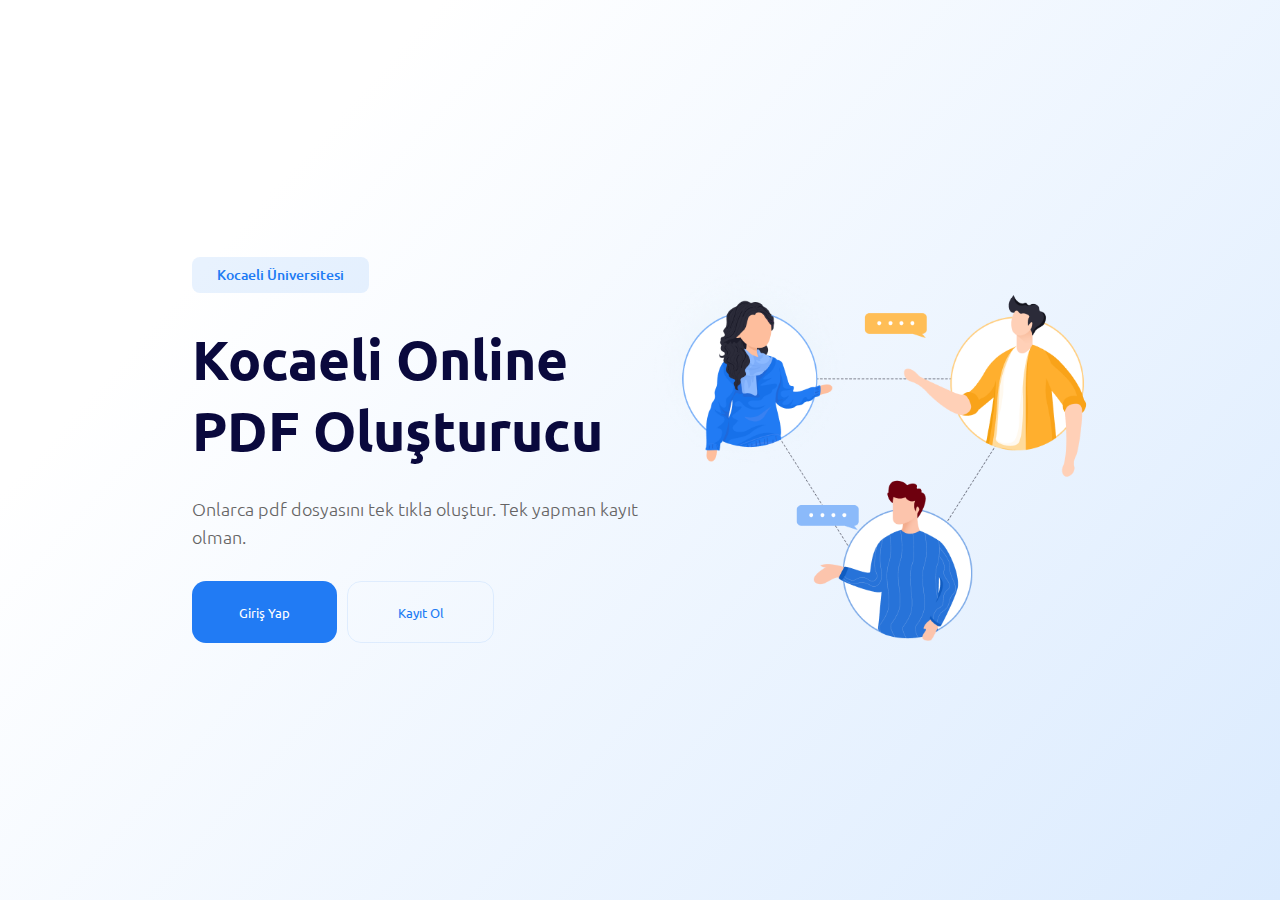
<file: index.html>
<!DOCTYPE html>

<html lang="en">

<head>
    <meta charset="UTF-8">
    <meta http-equiv="X-UA-Compatible" content="IE=edge">
    <meta name="viewport" content="width=device-width, initial-scale=1.0">
    <title>Ana Sayfa</title>

    <link rel="preconnect" href="https://fonts.googleapis.com">
    <link rel="preconnect" href="https://fonts.gstatic.com" crossorigin>
    <link href="https://fonts.googleapis.com/css2?family=Ubuntu:wght@300;400;500;700&display=swap" rel="stylesheet">
    <link rel="stylesheet" href="https://use.fontawesome.com/releases/v5.15.4/css/all.css"
        integrity="sha384-DyZ88mC6Up2uqS4h/KRgHuoeGwBcD4Ng9SiP4dIRy0EXTlnuz47vAwmeGwVChigm" crossorigin="anonymous">

    <!-- Styles -->
    <link rel="stylesheet" href="./css/style.css">
</head>

<body id="home-body">

    <main class="home">

        <div class="home-details">
            <div class="small-title"> <span class="">Kocaeli Üniversitesi</span> </div>
            <h1>Kocaeli Online <br>
                PDF Oluşturucu</h1>
            <p>Onlarca pdf dosyasını tek tıkla oluştur. Tek yapman kayıt olman.</p>

            <div class="home-details-buttons">
                <button class="btn-home"><a href="giriş.html">Giriş Yap</a> </button>
                <button class="btn-home-outline"><a href="kayitOl.html">Kayıt Ol</a></button>
            </div>
        </div>

        <div class="home-image">
            <img src="./images/home.png" alt="">
        </div>

    </main>

</body>

</html>
</file>
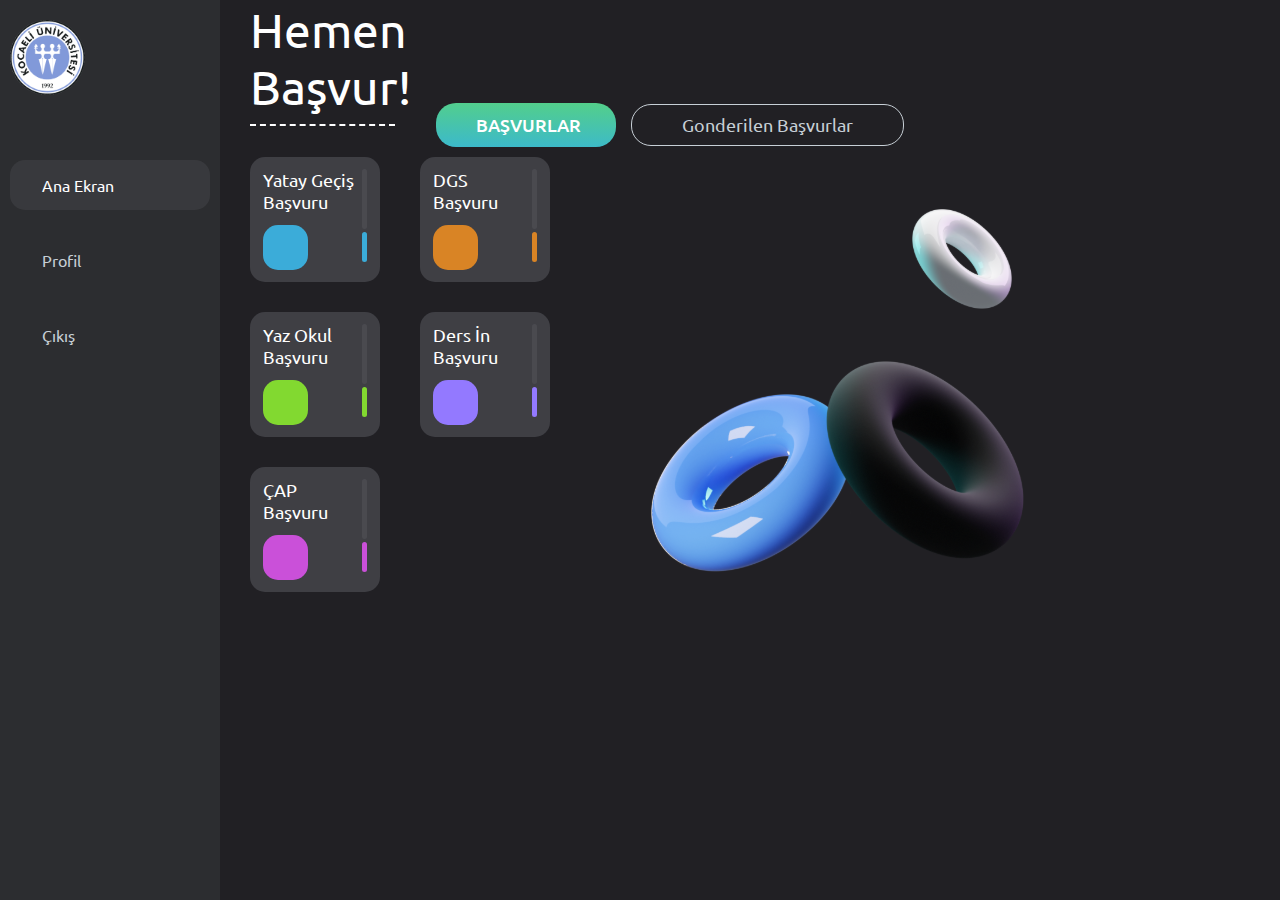
<file: anasayfa.html>
<!DOCTYPE html>
<html lang="en">

<head>
  <meta charset="UTF-8">
  <meta http-equiv="X-UA-Compatible" content="IE=edge">
  <meta name="viewport" content="width=device-width, initial-scale=1.0">
  <title>Ana Sayfa</title>
  <!-- Fonts -->
  <link rel="preconnect" href="https://fonts.googleapis.com">
  <link rel="preconnect" href="https://fonts.gstatic.com" crossorigin>
  <link href="https://fonts.googleapis.com/css2?family=Ubuntu:wght@300;400;500;700&display=swap" rel="stylesheet">
  <link rel="stylesheet" href="https://use.fontawesome.com/releases/v5.15.4/css/all.css"
    integrity="sha384-DyZ88mC6Up2uqS4h/KRgHuoeGwBcD4Ng9SiP4dIRy0EXTlnuz47vAwmeGwVChigm" crossorigin="anonymous">

  <!-- Styles -->
  <link rel="stylesheet" href="./css/style.css">
</head>

<body>

  <Header>

  </Header>

  <main>
    <aside class="sidebar">
      <div class="sidebar-logo">
        <img src="./images/logo-blue.png" alt="">
      </div>

      <div class="menu">

        <a href="./anasayfa.html" class="menu-item active">
          <i class="fa fa-bars"></i>
          <span>Ana Ekran</span>
        </a>

        <a href="./profil.html" class="menu-item">
          <i class="fa fa-book-open"></i>
          <span>Profil</span>
        </a>

        <a href="./index.html" class="menu-item">
          <i class="fa fa-door-open"></i>
          <span>Çıkış</span>
        </a>

        </dic>

    </aside>

    <article class="anaEkran">

      <div class="section-title">
        <h1 class="section-title-text">Hemen Başvur!</h1>
      </div>

      <span class="section-line"></span>

      <a href="#" class="btn-success btn-baş">
        Başvurlar
      </a>

      <a href="./anasayfaGon.html" class="btn-outline btn-gon">
        Gonderilen Başvurlar
      </a>

      <div class="bas-cards">
        <a href="./yatay.html" class="bas-card card-1">
          <div class="card-details">
            <h3 class="card-title">Yatay Geçiş Başvuru</h3>
            <i class="card-icon fa fa-exchange-alt"></i>
          </div>

          <div class="card-indicator">
            <span href="#" class="line1"></span>
            <span href="#" class="line2"></span>
          </div>

        </a>

        <a href="./dgs.html" class="bas-card card-2">
          <div class="card-details">
            <h3 class="card-title">DGS Başvuru</h3>
            <i class="card-icon fa fa-exchange-alt" style="transform: rotate(
              90deg);"></i>
          </div>

          <div class="card-indicator">
            <span href="#" class="line1"></span>
            <span href="#" class="line2"></span>
          </div>

        </a>

        <a href="./yaz-okul.html" class="bas-card card-3">
          <div class="card-details">
            <h3 class="card-title">Yaz Okul Başvuru</h3>
            <i class="card-icon fa fa-user" style="font-size: 20px;"></i>
          </div>

          <div class="card-indicator">
            <span href="#" class="line1"></span>
            <span href="#" class="line2"></span>
          </div>

        </a>

        <a href="./dersin.html" class="bas-card card-4">
          <div class="card-details">
            <h3 class="card-title">Ders İn Başvuru</h3>
            <i class="card-icon fa fa-copy"></i>
          </div>

          <div class="card-indicator">
            <span href="#" class="line1"></span>
            <span href="#" class="line2"></span>
          </div>

        </a>

        <a href="./cap.html" class="bas-card card-5">
          <div class="card-details">
            <h3 class="card-title">ÇAP Başvuru</h3>
            <i class="card-icon fa fa-check-double"></i>
          </div>

          <div class="card-indicator">
            <span href="#" class="line1"></span>
            <span href="#" class="line2"></span>
          </div>

        </a>
      </div>

      <img class="svg-s" src="./images/SuperToroid-2.svg" alt="image">
      <img class="svg-m" src="./images/SuperToroid-1.svg" alt="image">
      <img class="svg-l" src="./images/SuperToroid-3.svg" alt="image">


    </article>

  </main>



</body>

</html>
</file>
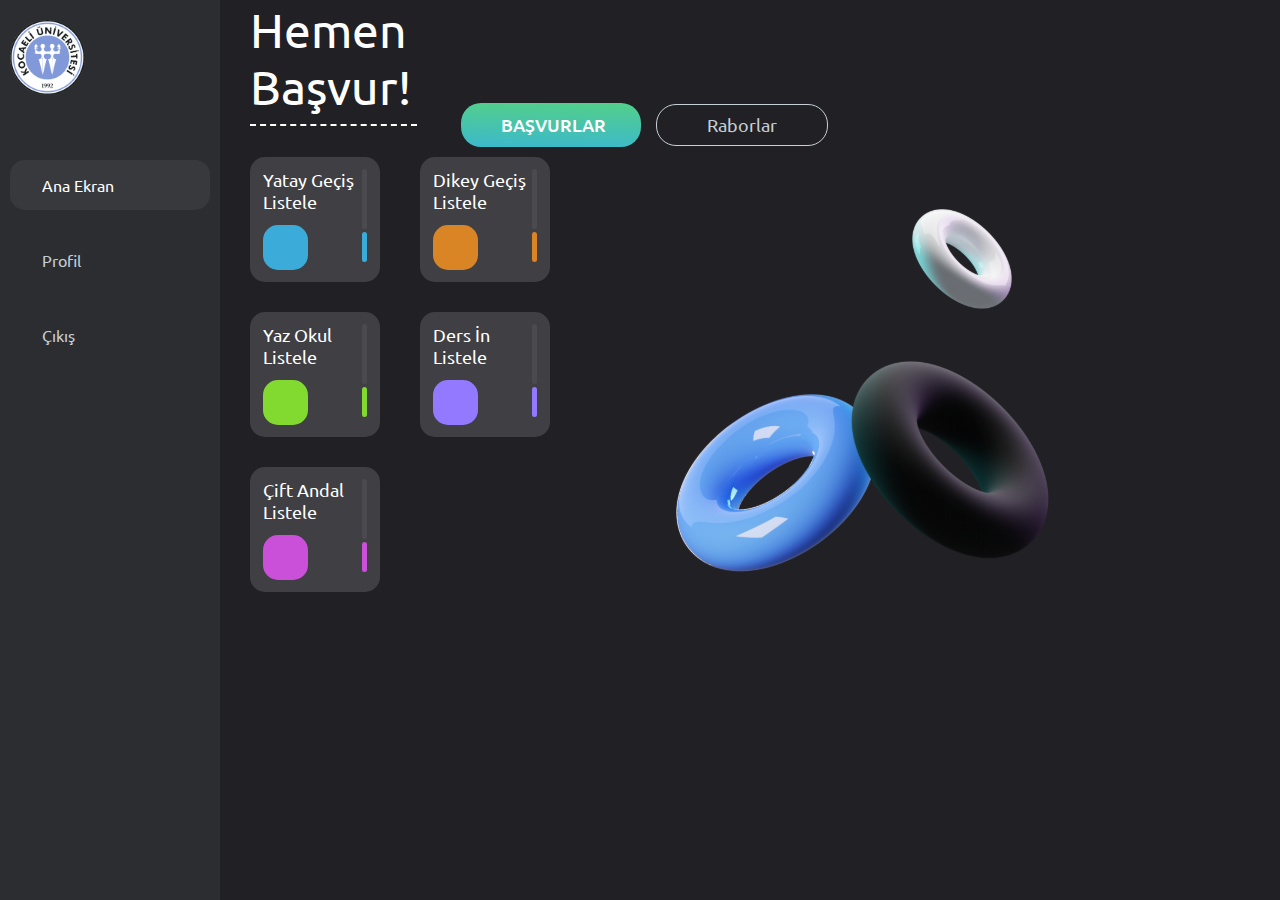
<file: AnaSayfaAdmin.html>
<!DOCTYPE html>
<html lang="en">

<head>
  <meta charset="UTF-8">
  <meta http-equiv="X-UA-Compatible" content="IE=edge">
  <meta name="viewport" content="width=device-width, initial-scale=1.0">
  <title>Ana Sayfa</title>
  <!-- Fonts -->
  <link rel="preconnect" href="https://fonts.googleapis.com">
  <link rel="preconnect" href="https://fonts.gstatic.com" crossorigin>
  <link href="https://fonts.googleapis.com/css2?family=Ubuntu:wght@300;400;500;700&display=swap" rel="stylesheet">
  <link rel="stylesheet" href="https://use.fontawesome.com/releases/v5.15.4/css/all.css"
    integrity="sha384-DyZ88mC6Up2uqS4h/KRgHuoeGwBcD4Ng9SiP4dIRy0EXTlnuz47vAwmeGwVChigm" crossorigin="anonymous">

  <!-- Styles -->
  <link rel="stylesheet" href="./css/style.css">
</head>

<body>

  <Header>

  </Header>

  <main>
    <aside class="sidebar">
      <div class="sidebar-logo">
        <img src="./images/logo-blue.png" alt="">
      </div>

      <div class="menu">

        <a href="./anasayfa.html" class="menu-item active">
          <i class="fa fa-bars"></i>
          <span>Ana Ekran</span>
        </a>

        <a href="./profil.html" class="menu-item">
          <i class="fa fa-book-open"></i>
          <span>Profil</span>
        </a>

        <a href="./index.html" class="menu-item">
          <i class="fa fa-door-open"></i>
          <span>Çıkış</span>
        </a>

        </dic>

    </aside>

    <article class="anaEkran">

      <div class="section-title">
        <h1 class="section-title-text">Hemen Başvur!</h1>
      </div>

      <span class="section-line"></span>

      <a href="#" class="btn-success btn-baş">
        Başvurlar
      </a>

      <a href="#" class="btn-outline btn-gon">
        Raborlar
      </a>

      <div class="bas-cards">
        <a href="./yatay.html" class="bas-card card-1">
          <div class="card-details">
            <h3 class="card-title">Yatay Geçiş Listele</h3>
            <i class="card-icon fa fa-exchange-alt"></i>
          </div>

          <div class="card-indicator">
            <span href="#" class="line1"></span>
            <span href="#" class="line2"></span>
          </div>

        </a>

        <a href="./dgs.html" class="bas-card card-2">
          <div class="card-details">
            <h3 class="card-title">Dikey Geçiş Listele</h3>
            <i class="card-icon fa fa-exchange-alt" style="transform: rotate(
              90deg);"></i>
          </div>

          <div class="card-indicator">
            <span href="#" class="line1"></span>
            <span href="#" class="line2"></span>
          </div>

        </a>

        <a href="./yaz-okul.html" class="bas-card card-3">
          <div class="card-details">
            <h3 class="card-title">Yaz Okul Listele</h3>
            <i class="card-icon fa fa-user" style="font-size: 20px;"></i>
          </div>

          <div class="card-indicator">
            <span href="#" class="line1"></span>
            <span href="#" class="line2"></span>
          </div>

        </a>

        <a href="./dersin.html" class="bas-card card-4">
          <div class="card-details">
            <h3 class="card-title">Ders İn Listele</h3>
            <i class="card-icon fa fa-copy"></i>
          </div>

          <div class="card-indicator">
            <span href="#" class="line1"></span>
            <span href="#" class="line2"></span>
          </div>

        </a>

        <a href="./cap.html" class="bas-card card-5">
          <div class="card-details">
            <h3 class="card-title">Çift Andal Listele</h3>
            <i class="card-icon fa fa-check-double"></i>
          </div>

          <div class="card-indicator">
            <span href="#" class="line1"></span>
            <span href="#" class="line2"></span>
          </div>

        </a>
      </div>

      <img class="svg-s" src="./images/SuperToroid-2.svg" alt="image">
      <img class="svg-m" src="./images/SuperToroid-1.svg" alt="image">
      <img class="svg-l" src="./images/SuperToroid-3.svg" alt="image">


    </article>

  </main>



</body>

</html>
</file>
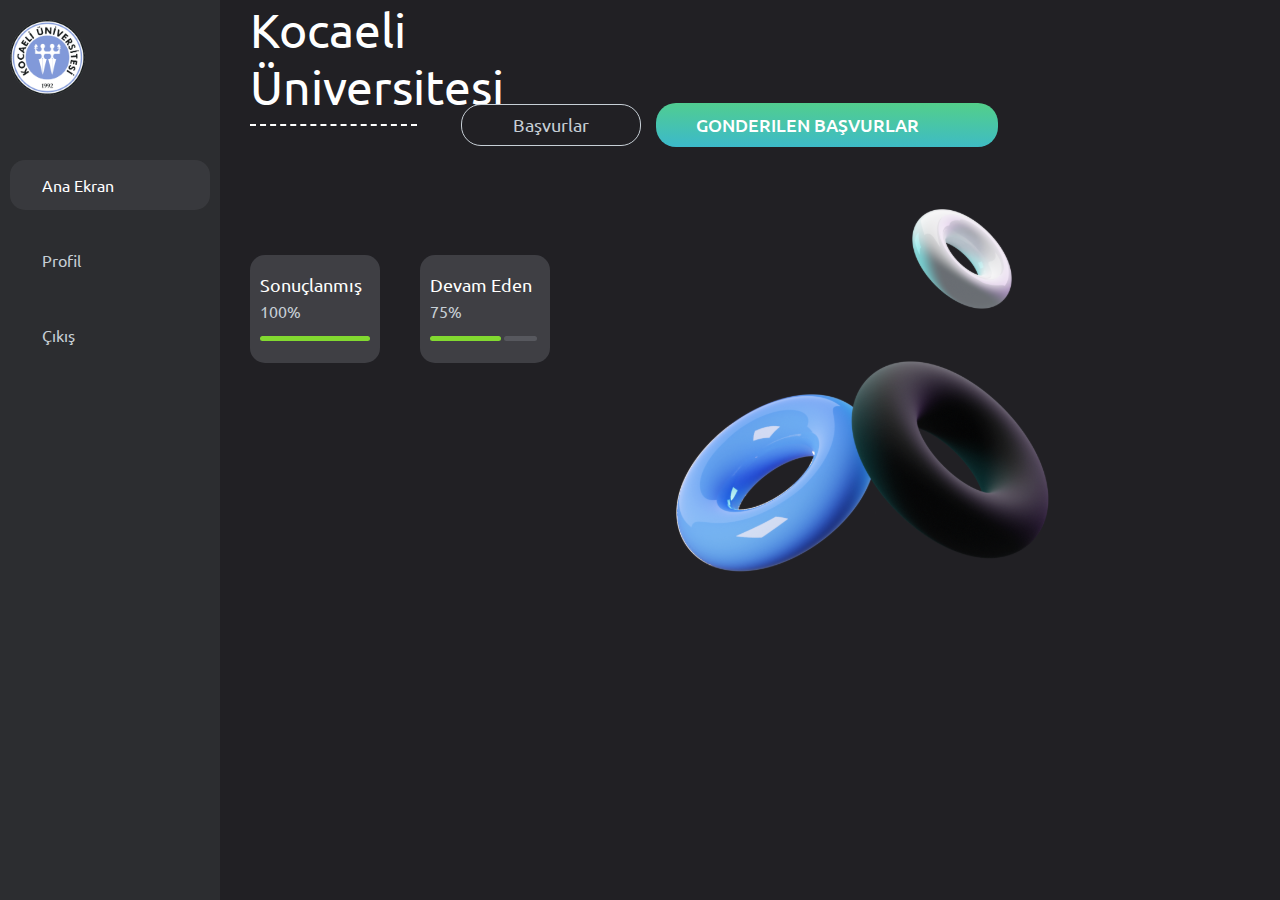
<file: anasayfaGon.html>
<!DOCTYPE html>
<html lang="en">

<head>
  <meta charset="UTF-8">
  <meta http-equiv="X-UA-Compatible" content="IE=edge">
  <meta name="viewport" content="width=device-width, initial-scale=1.0">
  <title>Ana Sayfa</title>
  <!-- Fonts -->
  <link rel="preconnect" href="https://fonts.googleapis.com">
  <link rel="preconnect" href="https://fonts.gstatic.com" crossorigin>
  <link href="https://fonts.googleapis.com/css2?family=Ubuntu:wght@300;400;500;700&display=swap" rel="stylesheet">
  <link rel="stylesheet" href="https://use.fontawesome.com/releases/v5.15.4/css/all.css"
    integrity="sha384-DyZ88mC6Up2uqS4h/KRgHuoeGwBcD4Ng9SiP4dIRy0EXTlnuz47vAwmeGwVChigm" crossorigin="anonymous">

  <!-- Styles -->
  <link rel="stylesheet" href="./css/style.css">
</head>

<body>

  <Header>

  </Header>

  <main>
    <aside class="sidebar">
      <div class="sidebar-logo">
        <img src="./images/logo-blue.png" alt="">
      </div>

      <div class="menu">

        <a href="./anasayfa.html" class="menu-item active">
          <i class="fa fa-bars"></i>
          <span>Ana Ekran</span>
        </a>

        <a href="./profil.html" class="menu-item">
          <i class="fa fa-book-open"></i>
          <span>Profil</span>
        </a>

        <a href="./index.html" class="menu-item">
          <i class="fa fa-door-open"></i>
          <span>Çıkış</span>
        </a>

        </dic>

    </aside>

    <article class="anaEkran">

      <div class="section-title">
        <h1 class="section-title-text">Kocaeli Üniversitesi</h1>
      </div>

      <span class="section-line"></span>

      <a href="./anasayfaGon.html" class="btn-success btn-gon">
        Gonderilen Başvurlar
      </a>

      <a href="./anasayfa.html" class="btn-outline btn-baş">
        Başvurlar
      </a>

      <div class="gon-cards">
        <a href="#" class="gon-card card-1">
          <div class="card-details">
            <h3 class="card-title">Sonuçlanmış</h3>
            <span>100%</span>
          </div>

          <div class="card-indicator">
            <span href="#" class="line"></span>
          </div>

        </a>

        <a href="#" class="gon-card card-1">
          <div class="card-details">
            <h3 class="card-title">Devam Eden</h3>
            <span>75%</span>
          </div>

          <div class="card-indicator">
            <span href="#" class="line1"></span>
            <span href="#" class="line2"></span>

          </div>

        </a>

      </div>

      <img class="svg-s" src="./images/SuperToroid-2.svg" alt="image">
      <img class="svg-m" src="./images/SuperToroid-1.svg" alt="image">
      <img class="svg-l" src="./images/SuperToroid-3.svg" alt="image">


    </article>

  </main>



</body>

</html>
</file>
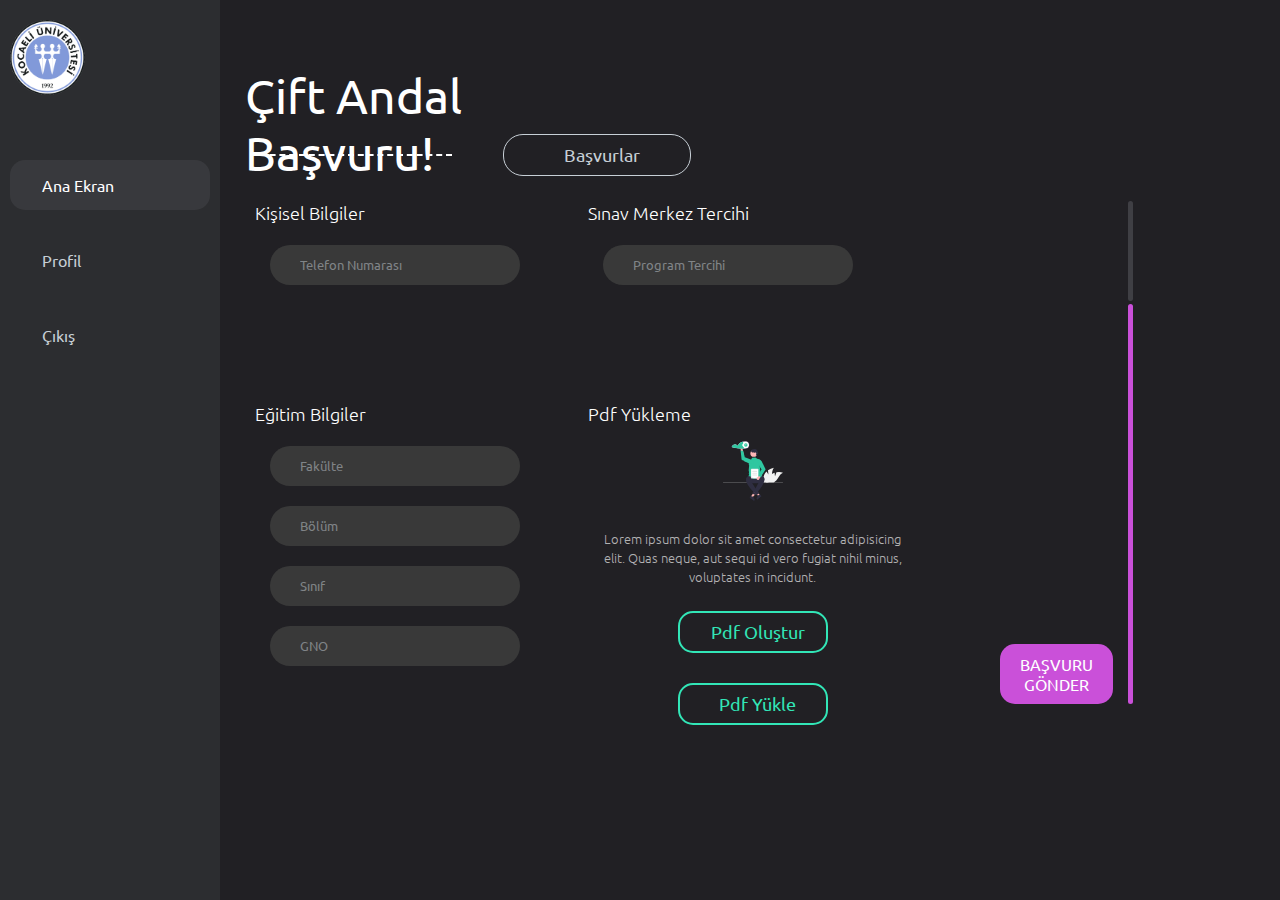
<file: cap.html>
<!DOCTYPE html>
<html lang="en">

<head>
    <meta charset="UTF-8">
    <meta http-equiv="X-UA-Compatible" content="IE=edge">
    <meta name="viewport" content="width=device-width, initial-scale=1.0">
    <title>Ana Sayfa</title>
    <!-- Fonts -->
    <link rel="preconnect" href="https://fonts.googleapis.com">
    <link rel="preconnect" href="https://fonts.gstatic.com" crossorigin>
    <link href="https://fonts.googleapis.com/css2?family=Ubuntu:wght@300;400;500;700&display=swap" rel="stylesheet">
    <link rel="stylesheet" href="https://use.fontawesome.com/releases/v5.15.4/css/all.css"
        integrity="sha384-DyZ88mC6Up2uqS4h/KRgHuoeGwBcD4Ng9SiP4dIRy0EXTlnuz47vAwmeGwVChigm" crossorigin="anonymous">

    <!-- Styles -->
    <link rel="stylesheet" href="./css/style.css">
</head>

<body>

    <Header>

    </Header>

    <main>
        <aside class="sidebar">
            <div class="sidebar-logo">
                <img src="./images/logo-blue.png" alt="">
            </div>

            <div class="menu">

                <a href="./anasayfa.html" class="menu-item active">
                    <i class="fa fa-bars"></i>
                    <span>Ana Ekran</span>
                </a>

                <a href="./profil.html" class="menu-item">
                    <i class="fa fa-book-open"></i>
                    <span>Profil</span>
                </a>

                <a href="./index.html" class="menu-item">
                    <i class="fa fa-door-open"></i>
                    <span>Çıkış</span>
                </a>

                </dic>

        </aside>

        <article class="basEkran dgs">

            <div class="section-title bas-title">
                <h1 class="section-title-text">Çift Andal Başvuru!</h1>
            </div>

            <span class="section-line bas-line"></span>

            <a href="./anasayfa.html" class="btn-outline btn-baş">
                <i class="fas fa-sign-in-alt btn-icon"></i>
                Başvurlar
            </a>

            <form action="" class="bas-form">
                <div class="form-temp1 form-temp">
                    <i class="form-icon fa fa-folder-open"></i>
                    <h3 class="form-title">Kişisel Bilgiler</h3>

                    <div class="form-temp-inputs">

                        <div class="form-input">

                            <label for="em"></label>
                            <i class="fa fa-mobile-alt input-icon"></i>
                            <input type="number" class="input bas-input" placeholder="Telefon Numarası" name="email"
                                id="em">

                        </div>

                    </div>
                </div>


                <div class="form-temp2 form-temp">
                    <i class="form-icon fa fa-folder-open"></i>
                    <h3 class="form-title">Eğitim Bilgiler</h3>

                    <div class="form-temp-inputs">

                        <div class="form-input">

                            <label for="em"></label>
                            <i class="fa fa-university input-icon"></i>
                            <input type="text" class="input bas-input" placeholder="Fakülte" name="email" id="em">

                        </div>

                        <div class="form-input">

                            <label for="em"></label>
                            <i class="fa fa-search input-icon"></i>
                            <input type="text" class="input bas-input" placeholder="Bölüm" name="email" id="em">

                        </div>

                        <div class="form-input">

                            <label for="em"></label>
                            <i class="fa fa-graduation-cap input-icon"></i>
                            <input type="text" class="input bas-input" placeholder="Sınıf" name="email" id="em">

                        </div>

                        <div class="form-input">

                            <label for="em"></label>
                            <i class="far fa-sticky-note input-icon"></i>
                            <input type="text" class="input bas-input" placeholder="GNO" name="email" id="em">

                        </div>


                    </div>
                </div>

                <div class="form-temp3 form-temp">
                    <i class="form-icon fa fa-folder-open"></i>
                    <h3 class="form-title">Sınav Merkez Tercihi</h3>

                    <div class="form-temp-inputs">

                        <div class="form-input">

                            <label for="em"></label>
                            <i class="fa fa-search input-icon"></i>
                            <input type="text" class="input bas-input" placeholder="Program Tercihi" name="email"
                                id="em">

                        </div>


                    </div>
                </div>

                <div class="form-upload form-temp">

                    <i class="form-icon fa fa-folder-open"></i>
                    <h3 class="form-title">Pdf Yükleme</h3>

                    <div class="upload-details">
                        <img class="upload-image" src="./images/upload.svg" alt="">
                        <p>Lorem ipsum dolor sit amet consectetur adipisicing elit. Quas neque, aut sequi id vero fugiat
                            nihil
                            minus, voluptates in incidunt.
                        </p>
                        <button type="" class="btn-outline btn-upload"><i class="fa fa-plus"></i> Pdf Oluştur</button>
                        <button type="" class="btn-outline btn-upload"><i class="fa fa-upload"></i> Pdf Yükle</button>
                    </div>
                </div>

                <div class="bas-submit">
                    <button type="submit" class="btn-submit bg-pink">Başvuru Gönder</button>
                </div>

                <div class="bas-indicators">
                    <div href="#" class="long-line1"></div>
                    <div href="#" class="long-line2 bg-pink"></div>
                </div>

            </form>

        </article>

    </main>



</body>

</html>
</file>
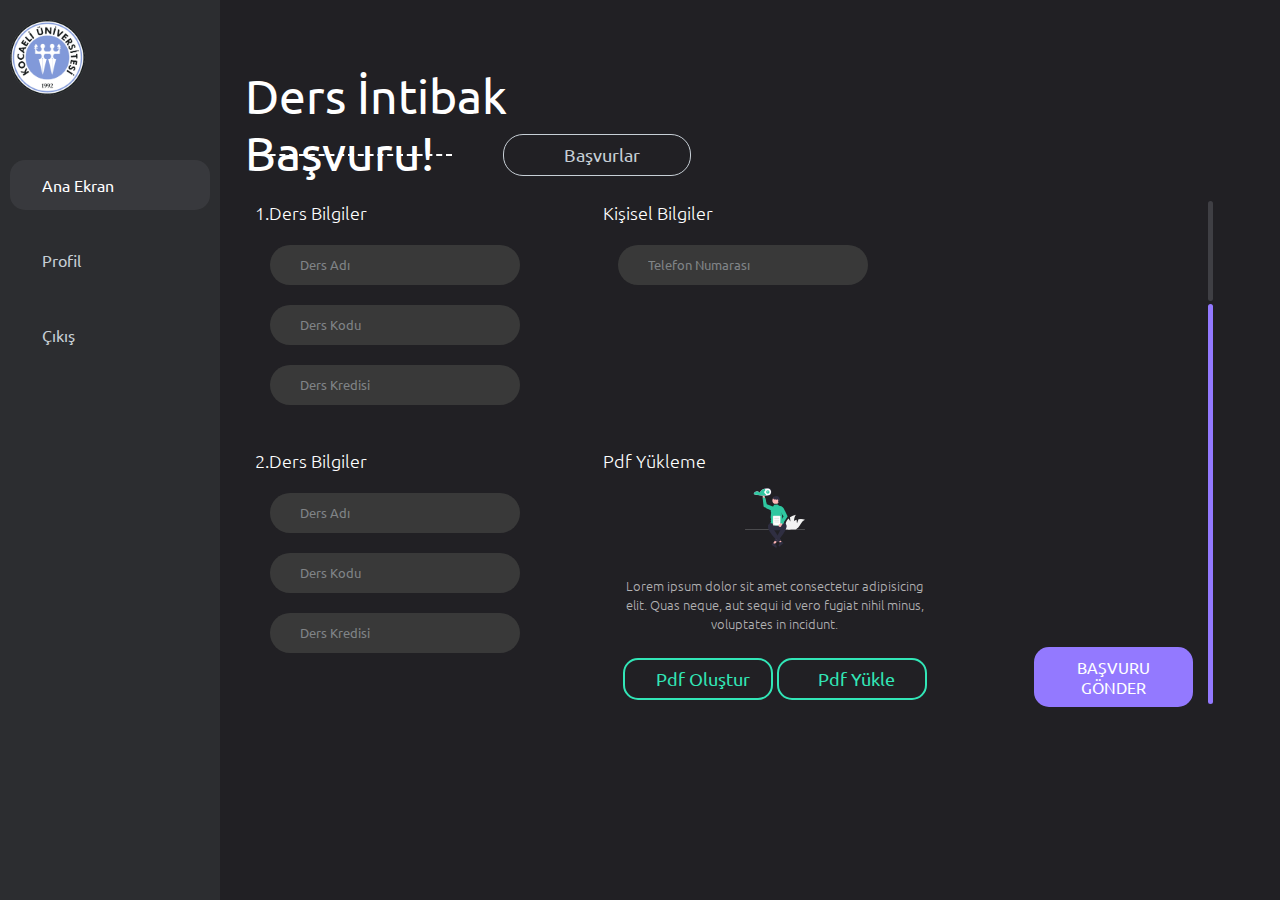
<file: dersin.html>
<!DOCTYPE html>
<html lang="en">

<head>
    <meta charset="UTF-8">
    <meta http-equiv="X-UA-Compatible" content="IE=edge">
    <meta name="viewport" content="width=device-width, initial-scale=1.0">
    <title>Ana Sayfa</title>
    <!-- Fonts -->
    <link rel="preconnect" href="https://fonts.googleapis.com">
    <link rel="preconnect" href="https://fonts.gstatic.com" crossorigin>
    <link href="https://fonts.googleapis.com/css2?family=Ubuntu:wght@300;400;500;700&display=swap" rel="stylesheet">
    <link rel="stylesheet" href="https://use.fontawesome.com/releases/v5.15.4/css/all.css"
        integrity="sha384-DyZ88mC6Up2uqS4h/KRgHuoeGwBcD4Ng9SiP4dIRy0EXTlnuz47vAwmeGwVChigm" crossorigin="anonymous">

    <!-- Styles -->
    <link rel="stylesheet" href="./css/style.css">
</head>

<body>

    <Header>

    </Header>

    <main>
        <aside class="sidebar">
            <div class="sidebar-logo">
                <img src="./images/logo-blue.png" alt="">
            </div>

            <div class="menu">

                <a href="./anasayfa.html" class="menu-item active">
                    <i class="fa fa-bars"></i>
                    <span>Ana Ekran</span>
                </a>

                <a href="./profil.html" class="menu-item">
                    <i class="fa fa-book-open"></i>
                    <span>Profil</span>
                </a>

                <a href="./index.html" class="menu-item">
                    <i class="fa fa-door-open"></i>
                    <span>Çıkış</span>
                </a>

                </dic>

        </aside>

        <article class="basEkran dersin">

            <div class="section-title bas-title">
                <h1 class="section-title-text">Ders İntibak Başvuru!</h1>
            </div>

            <span class="section-line bas-line"></span>

            <a href="./anasayfa.html" class="btn-outline btn-baş">
                <i class="fas fa-sign-in-alt btn-icon"></i>
                Başvurlar
            </a>

            <form action="" class="bas-form">
                <div class="form-temp1 form-temp">
                    <i class="form-icon fa fa-folder-open"></i>
                    <h3 class="form-title">1.Ders Bilgiler</h3>

                    <div class="form-temp-inputs">

                        <div class="form-input">

                            <label for="em"></label>
                            <i class="fa fa-align-left input-icon"></i>
                            <input type="text" class="input bas-input" placeholder="Ders Adı" name="email" id="em">

                        </div>

                        <div class="form-input">

                            <label for="em"></label>
                            <i class="fa fa-code input-icon"></i>
                            <input type="text" class="input bas-input" placeholder="Ders Kodu" name="email" id="em">

                        </div>

                        <div class="form-input">

                            <label for="em"></label>
                            <i class="far fa-sticky-note input-icon"></i>
                            <input type="text" class="input bas-input" placeholder="Ders Kredisi" name="email" id="em">

                        </div>


                    </div>
                </div>


                <div class="form-temp2 form-temp">
                    <i class="form-icon fa fa-folder-open"></i>
                    <h3 class="form-title">2.Ders Bilgiler</h3>

                    <div class="form-temp-inputs">

                        <div class="form-input">

                            <label for="em"></label>
                            <i class="fa fa-align-left input-icon"></i>
                            <input type="text" class="input bas-input" placeholder="Ders Adı" name="email" id="em">

                        </div>

                        <div class="form-input">

                            <label for="em"></label>
                            <i class="fa fa-code input-icon"></i>
                            <input type="text" class="input bas-input" placeholder="Ders Kodu" name="email" id="em">

                        </div>

                        <div class="form-input">

                            <label for="em"></label>
                            <i class="far fa-sticky-note input-icon"></i>
                            <input type="text" class="input bas-input" placeholder="Ders Kredisi" name="email" id="em">

                        </div>



                    </div>
                </div>

                <div class="form-temp3 form-temp">
                    <i class="form-icon fa fa-folder-open"></i>
                    <h3 class="form-title">Kişisel Bilgiler</h3>

                    <div class="form-temp-inputs">



                        <div class="form-input">

                            <label for="em"></label>
                            <i class="fa fa-mobile-alt input-icon"></i>
                            <input type="number" class="input bas-input" placeholder="Telefon Numarası" name="email"
                                id="em">

                        </div>

                    </div>
                </div>

                <div class="form-upload form-temp">

                    <i class="form-icon fa fa-folder-open"></i>
                    <h3 class="form-title">Pdf Yükleme</h3>

                    <div class="upload-details">
                        <img class="upload-image" src="./images/upload.svg" alt="">
                        <p>Lorem ipsum dolor sit amet consectetur adipisicing elit. Quas neque, aut sequi id vero fugiat
                            nihil
                            minus, voluptates in incidunt.
                        </p>
                        <button type="" class="btn-outline btn-upload"><i class="fa fa-plus"></i> Pdf Oluştur</button>
                        <button type="" class="btn-outline btn-upload"><i class="fa fa-upload"></i> Pdf Yükle</button>
                    </div>
                </div>

                <div class="bas-submit">
                    <button type="submit" class="btn-submit bg-purple">Başvuru Gönder</button>
                </div>

                <div class="bas-indicators">
                    <div href="#" class="long-line1"></div>
                    <div href="#" class="long-line2 bg-purple"></div>
                </div>

            </form>

        </article>

    </main>



</body>

</html>
</file>
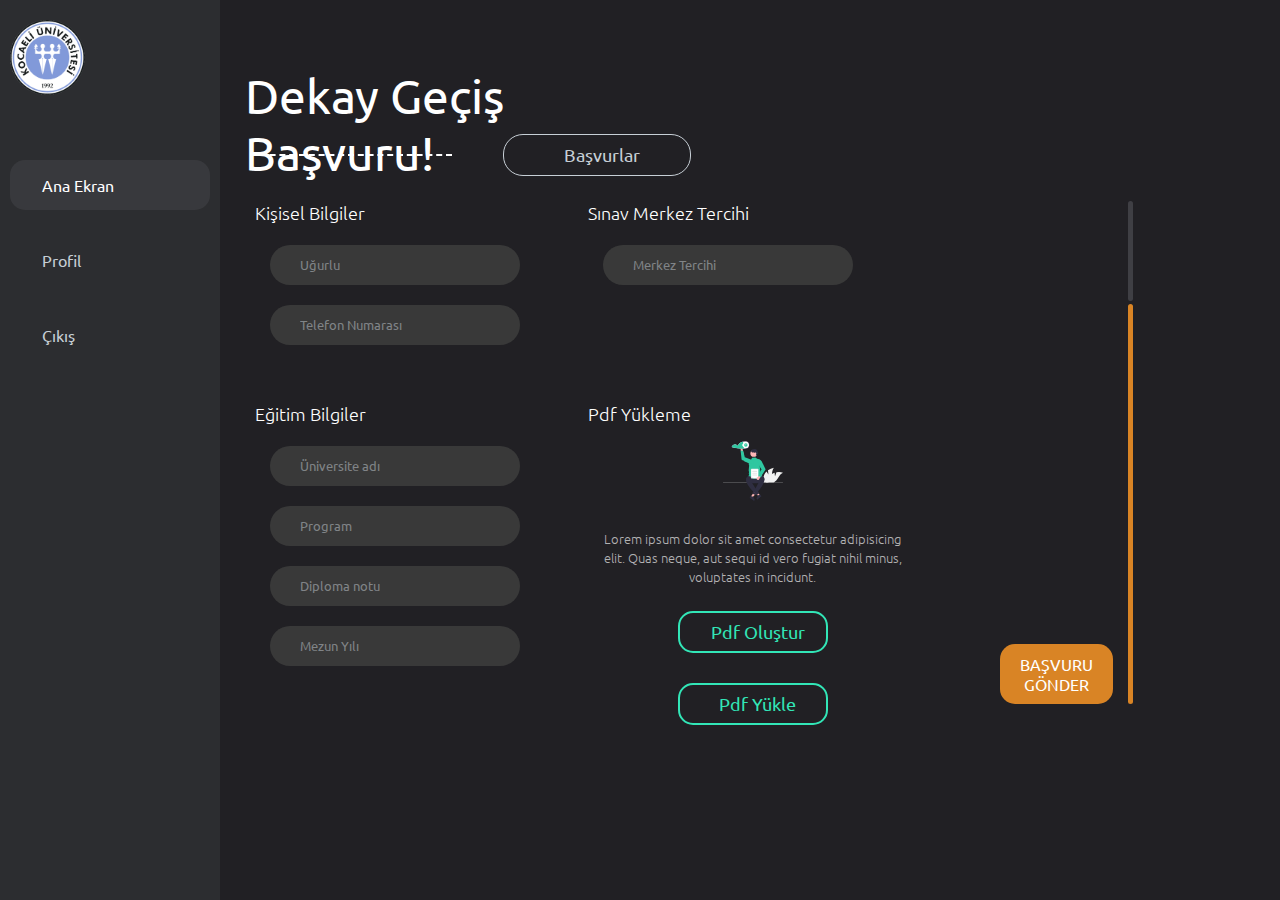
<file: dgs.html>
<!DOCTYPE html>
<html lang="en">

<head>
    <meta charset="UTF-8">
    <meta http-equiv="X-UA-Compatible" content="IE=edge">
    <meta name="viewport" content="width=device-width, initial-scale=1.0">
    <title>Ana Sayfa</title>
    <!-- Fonts -->
    <link rel="preconnect" href="https://fonts.googleapis.com">
    <link rel="preconnect" href="https://fonts.gstatic.com" crossorigin>
    <link href="https://fonts.googleapis.com/css2?family=Ubuntu:wght@300;400;500;700&display=swap" rel="stylesheet">
    <link rel="stylesheet" href="https://use.fontawesome.com/releases/v5.15.4/css/all.css"
        integrity="sha384-DyZ88mC6Up2uqS4h/KRgHuoeGwBcD4Ng9SiP4dIRy0EXTlnuz47vAwmeGwVChigm" crossorigin="anonymous">

    <!-- Styles -->
    <link rel="stylesheet" href="./css/style.css">
</head>

<body>

    <Header>

    </Header>

    <main>
        <aside class="sidebar">
            <div class="sidebar-logo">
                <img src="./images/logo-blue.png" alt="">
            </div>

            <div class="menu">

                <a href="./anasayfa.html" class="menu-item active">
                    <i class="fa fa-bars"></i>
                    <span>Ana Ekran</span>
                </a>

                <a href="./profil.html" class="menu-item">
                    <i class="fa fa-book-open"></i>
                    <span>Profil</span>
                </a>

                <a href="./index.html" class="menu-item">
                    <i class="fa fa-door-open"></i>
                    <span>Çıkış</span>
                </a>

                </dic>

        </aside>

        <article class="basEkran dgs">

            <div class="section-title bas-title">
                <h1 class="section-title-text">Dekay Geçiş Başvuru!</h1>
            </div>

            <span class="section-line bas-line"></span>

            <a href="./anasayfa.html" class="btn-outline btn-baş">
                <i class="fas fa-sign-in-alt btn-icon"></i>
                Başvurlar
            </a>

            <form action="" class="bas-form">
                <div class="form-temp1 form-temp">
                    <i class="form-icon fa fa-folder-open"></i>
                    <h3 class="form-title">Kişisel Bilgiler</h3>

                    <div class="form-temp-inputs">

                        <div class="form-input">

                            <label for="em"></label>
                            <i class="fa fa-globe input-icon"></i>
                            <input type="text" class="input bas-input" placeholder="Uğurlu" name="email" id="em">

                        </div>

                        <div class="form-input">

                            <label for="em"></label>
                            <i class="fa fa-mobile-alt input-icon"></i>
                            <input type="number" class="input bas-input" placeholder="Telefon Numarası" name="email"
                                id="em">

                        </div>

                    </div>
                </div>


                <div class="form-temp2 form-temp">
                    <i class="form-icon fa fa-folder-open"></i>
                    <h3 class="form-title">Eğitim Bilgiler</h3>

                    <div class="form-temp-inputs">

                        <div class="form-input">

                            <label for="em"></label>
                            <i class="fa fa-university input-icon"></i>
                            <input type="text" class="input bas-input" placeholder="Üniversite adı" name="" id="em">

                        </div>

                        <div class="form-input">

                            <label for="em"></label>
                            <i class="fa fa-search input-icon"></i>
                            <input type="text" class="input bas-input" placeholder="Program" name="email" id="em">

                        </div>

                        <div class="form-input">

                            <label for="em"></label>
                            <i class="far fa-sticky-note input-icon"></i>
                            <input type="text" class="input bas-input" placeholder="Diploma notu" name="email" id="em">

                        </div>

                        <div class="form-input">

                            <label for="em"></label>
                            <i class="fa fa-calendar-alt input-icon"></i>
                            <input type="text" class="input bas-input" placeholder="Mezun Yılı" name="email" id="em">

                        </div>

                    </div>
                </div>

                <div class="form-temp3 form-temp">
                    <i class="form-icon fa fa-folder-open"></i>
                    <h3 class="form-title">Sınav Merkez Tercihi</h3>

                    <div class="form-temp-inputs">

                        <div class="form-input">

                            <label for="em"></label>
                            <i class="far fa-building input-icon"></i>
                            <input type="text" class="input bas-input" placeholder="Merkez Tercihi" name="email"
                                id="em">

                        </div>


                    </div>
                </div>

                <div class="form-upload form-temp">

                    <i class="form-icon fa fa-folder-open"></i>
                    <h3 class="form-title">Pdf Yükleme</h3>

                    <div class="upload-details">
                        <img class="upload-image" src="./images/upload.svg" alt="">
                        <p>Lorem ipsum dolor sit amet consectetur adipisicing elit. Quas neque, aut sequi id vero fugiat
                            nihil
                            minus, voluptates in incidunt.
                        </p>
                        <button type="" class="btn-outline btn-upload"><i class="fa fa-plus"></i> Pdf Oluştur</button>
                        <button type="" class="btn-outline btn-upload"><i class="fa fa-upload"></i> Pdf Yükle</button>

                    </div>
                </div>

                <div class="bas-submit">
                    <button type="submit" class="btn-submit bg-orange">Başvuru Gönder</button>
                </div>

                <div class="bas-indicators">
                    <div href="#" class="long-line1"></div>
                    <div href="#" class="long-line2 bg-orange"></div>
                </div>

            </form>

        </article>

    </main>



</body>

</html>
</file>
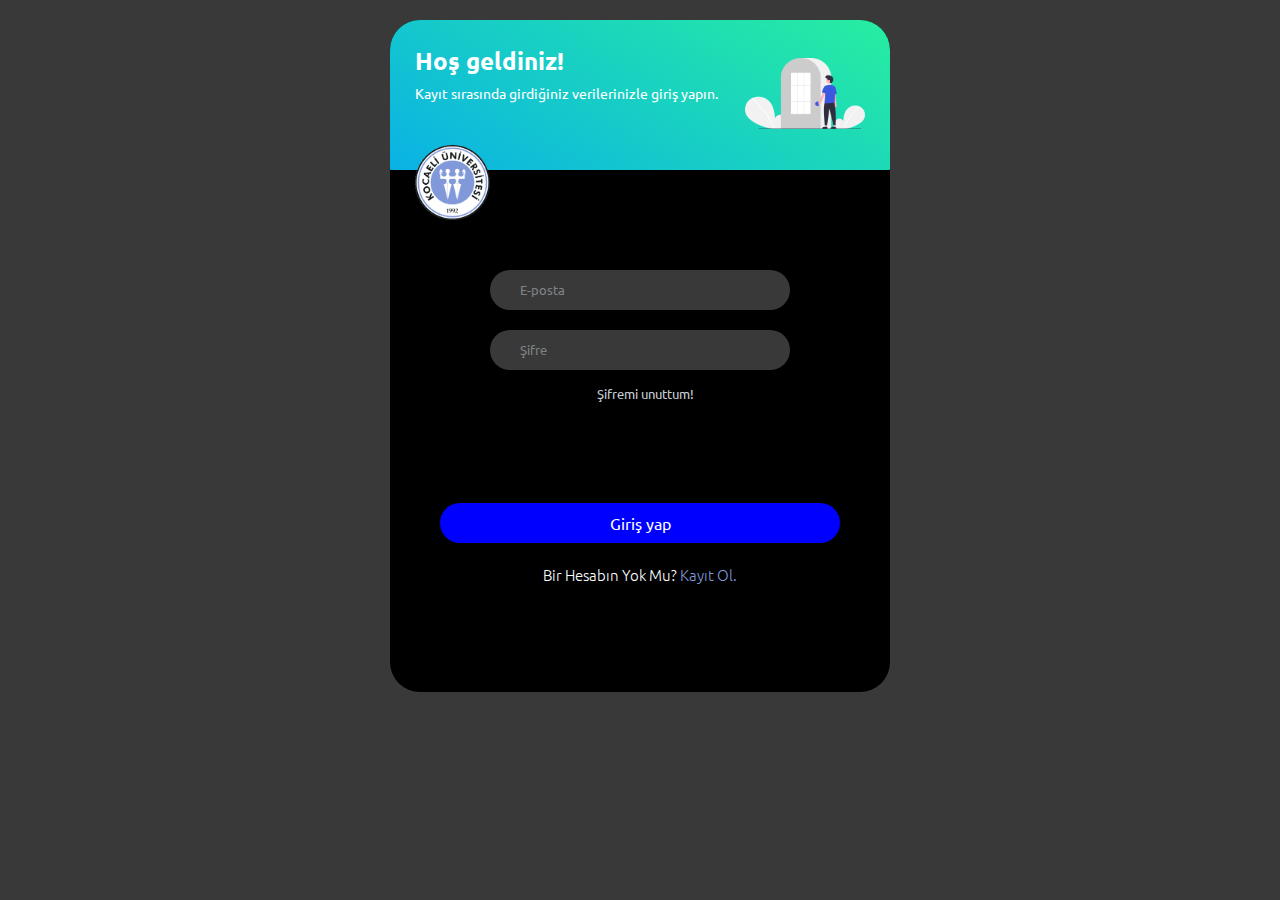
<file: giriş.html>
<!DOCTYPE html>
<html lang="en">

<head>
    <meta charset="UTF-8">
    <meta http-equiv="X-UA-Compatible" content="IE=edge">
    <meta name="viewport" content="width=device-width, initial-scale=1.0">
    <title>KOU BAŞVUR</title>

    <!-- Fonts -->
    <link rel="preconnect" href="https://fonts.googleapis.com">
    <link rel="preconnect" href="https://fonts.gstatic.com" crossorigin>
    <link href="https://fonts.googleapis.com/css2?family=Ubuntu:wght@300;400;500;700&display=swap" rel="stylesheet">
    <link rel="stylesheet" href="https://use.fontawesome.com/releases/v5.15.4/css/all.css"
        integrity="sha384-DyZ88mC6Up2uqS4h/KRgHuoeGwBcD4Ng9SiP4dIRy0EXTlnuz47vAwmeGwVChigm" crossorigin="anonymous">

    <!-- Styles -->
    <link rel="stylesheet" href="./css/style.css">

</head>

<body>


    <div class="form-template">



        <div class="hosgeldin">

            <div class="hosgeldin-title">
                <h2 class="auth-title">Hoş
                    geldiniz!</h2>
                <p class="auth-subtitle">
                    Kayıt sırasında girdiğiniz
                    verilerinizle giriş yapın.</p>
            </div>

            <div class="hosgeldin-icon">
                <img src="images/login.png" alt="">
            </div>

            <div class="hosgeldin-logo">
                <img src="./images/logo-blue.png" alt="">
            </div>

        </div>


        <form action="" method="" class="form">



            <div class="form-inputs">

                <div class="form-input">

                    <label for="em"></label>
                    <i class="far fa-envelope input-icon"></i>
                    <!-- <img class="input-icon" src="./images/Icons/search.png" alt=""> -->
                    <input type="email" class="input" placeholder="E-posta" name="email" id="em">

                </div>

                <div class="form-input">
                    <i class="fas fa-lock input-icon"></i>
                    <label for="sif"></label>
                    <input type="password" class="input" placeholder="Şifre" name="sifre" id="sif">
                </div>



                <a class="passowrd" href="./Parola.html">
                    <i class="fas fa-unlock-alt"></i> Şifremi unuttum!
                </a>
            </div>



            <!-- <button name="girisyap" class="btn-blue btn"><a href="./anasayfa.html" class="hesapsoru-link"> Giriş
                    yap.</a></button> -->

            <a href="./anasayfa.html" class="btn-blue btn"> Giriş
                yap</a>


            <p class="hesapsoru">Bir hesabın yok mu? <a href="./kayitOl.html" class="hesapsoru-link">Kayıt
                    ol.</a>
            </p>



        </form>



    </div>
</body>

</html>
</file>
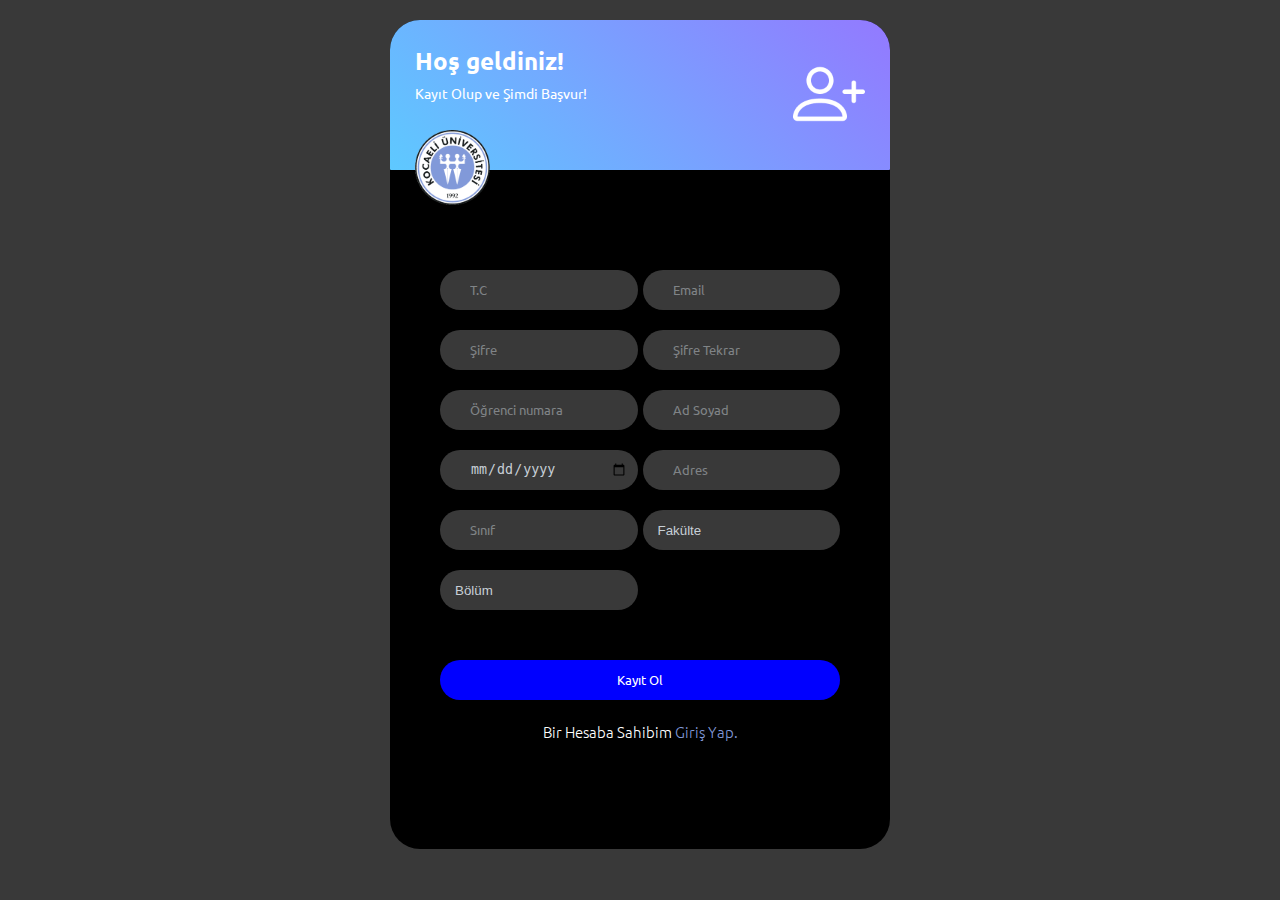
<file: kayitOl.html>
<!DOCTYPE html>
<html lang="en">

<head>
    <meta charset="UTF-8">
    <meta http-equiv="X-UA-Compatible" content="IE=edge">
    <meta name="viewport" content="width=device-width, initial-scale=1.0">
    <title>Kayıt Ol</title>

    <!-- Fonts -->
    <link rel="preconnect" href="https://fonts.googleapis.com">
    <link rel="preconnect" href="https://fonts.gstatic.com" crossorigin>
    <link href="https://fonts.googleapis.com/css2?family=Ubuntu:wght@300;400;500;700&display=swap" rel="stylesheet">
    <link rel="stylesheet" href="https://use.fontawesome.com/releases/v5.15.4/css/all.css"
        integrity="sha384-DyZ88mC6Up2uqS4h/KRgHuoeGwBcD4Ng9SiP4dIRy0EXTlnuz47vAwmeGwVChigm" crossorigin="anonymous">

    <!-- Styles -->
    <link rel="stylesheet" href="./css/style.css">
</head>

<body>


    <div class="form-template" style="">



        <div class="hosgeldin" style="background: linear-gradient(225deg, #9379FF 0%, #5EC9FF 100%);">

            <div class="hosgeldin-title">
                <h2 class="auth-title">Hoş
                    geldiniz!</h2>
                <p class="auth-subtitle">
                    Kayıt Olup ve Şimdi Başvur!</p>
            </div>

            <div class="hosgeldin-icon" style="width: 72px;">
                <img src="./images/plus.png" alt="">
            </div>

            <div class="hosgeldin-logo" style="top:130px;">
                <img src="./images/logo-blue.png" alt="">
            </div>

        </div>


        <form action="" method="" class="form">



            <div class="form-inputs-80 form-inputs ">

                <div class="form-input">

                    <label for="em"></label>
                    <i class="fa fa-id-card input-icon"></i>
                    <input type="number" class="input-50 input" placeholder="T.C" name="email" id="em">

                </div>

                <div class="form-input">

                    <label for="em"></label>
                    <i class="far fa-envelope input-icon input-icon-2"></i>
                    <input type="text" class="input-50 input" placeholder="Email" name="email" id="em">

                </div>

                <div class="form-input">
                    <i class="fa fa-lock input-icon"></i>
                    <label for="sif"></label>
                    <input type="password" class="input input-50" placeholder="Şifre" name="sifre" id="sif">
                </div>

                <div class="form-input">
                    <label for="em"></label>
                    <i class="fa fa-lock input-icon input-icon-2"></i>
                    <input type="password" class="input-50 input" placeholder="Şifre Tekrar" name="email" id="em">
                </div>

                <div class="form-input">
                    <label for="em"></label>
                    <i class="fa fa-sort-numeric-up-alt input-icon"></i>
                    <input type="number" class="input-50 input" placeholder="Öğrenci numara" name="email" id="em">
                </div>

                <div class="form-input">

                    <i class="fa fa-id-card-alt input-icon input-icon-2"></i>
                    <label for="sif"></label>
                    <input type="text" class="input input-50" placeholder="Ad Soyad" name="sifre" id="sif">
                </div>

                <div class="form-input">
                    <i class="fa fa-calendar-alt input-icon"></i>
                    <label for="sif"></label>
                    <input type="date" class="input input-50" placeholder="Doğum Tarihi" name="sifre" id="sif">

                </div>

                <div class="form-input">
                    <label for="em"></label>
                    <i class="fa fa-address-book input-icon input-icon-2"></i>
                    <input type="text" class="input-50 input" placeholder="Adres" name="email" id="em">

                </div>

                <div class="form-input">

                    <label for="em"></label>
                    <i class="fa fa-graduation-cap input-icon "></i>
                    <input type="number" class=" input" placeholder="Sınıf" name="email" id="em">
                </div>

                <div class="form-input">
                    <!-- <i class="fa fa-search input-icon"></i> -->


                    <select name="" id="" class="input" style="padding:0 15px;">
                        <option value="">Fakülte</option>
                        <option value="">Teknoloji Fakültesi</option>
                        <option value="">İletişim Fakültesi</option>
                        <option value="">Mühendislik Fakültesi</option>
                    </select>
                    <i class="fa fa-arrow-down select-icon"></i>

                </div>

                <div class="form-input form-select">
                    <!-- <i class="fa fa-search input-icon"></i> -->
                    <select name="" id="" class="input" style="padding:0 15px;">
                        <option value="">Bölüm</option>
                    </select>
                    <i class=" fa fa-arrow-down select-icon"></i>


                </div>

            </div>



            <button name="girisyap" class="btn-blue btn">Kayıt Ol</button>


            <p class="hesapsoru">Bir hesaba sahibim <a href="./index.html" class="hesapsoru-link"> Giriş yap.</a>
            </p>



        </form>



    </div>

</body>

</html>
</file>
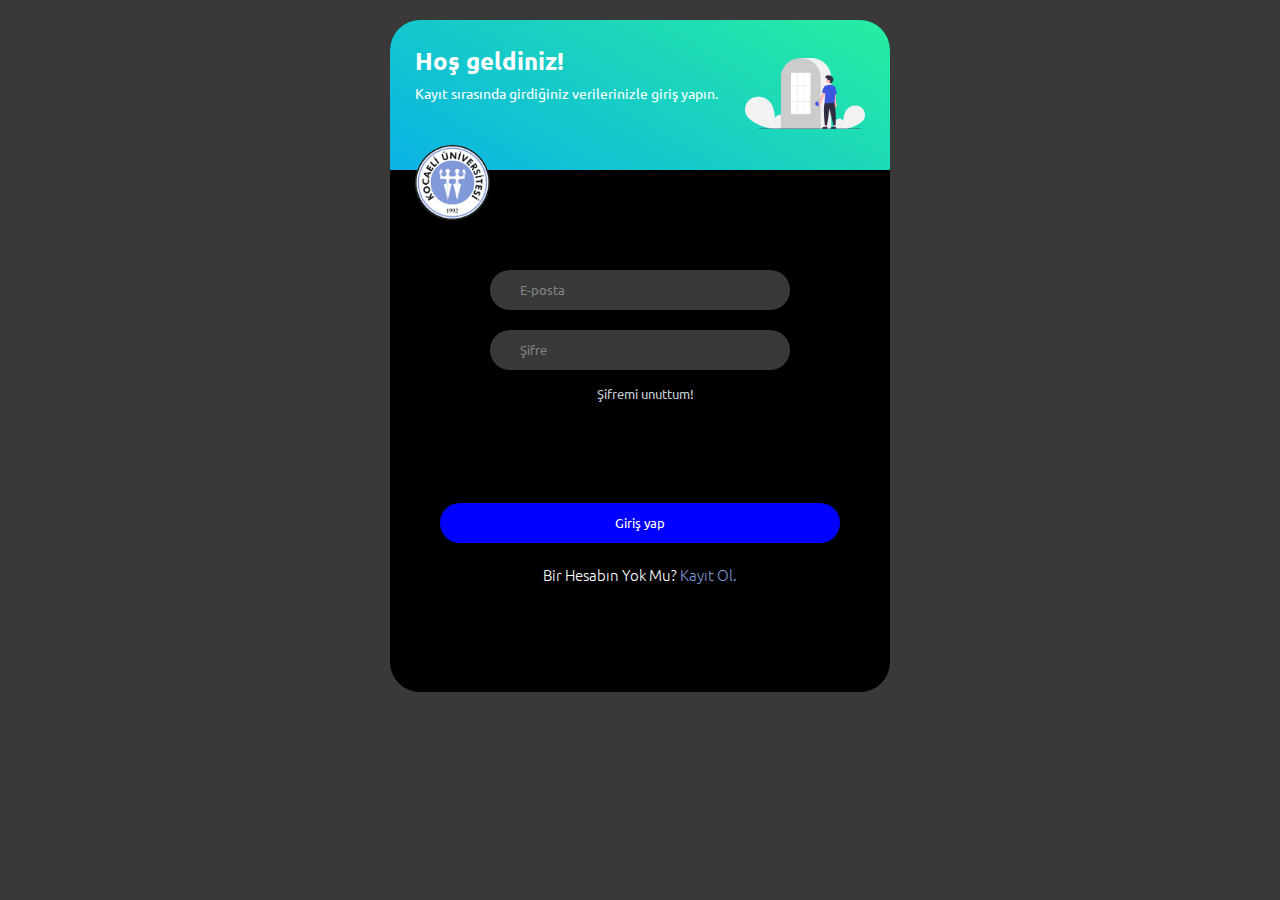
<file: main2.html>
<!DOCTYPE html>
<html lang="en">

<head>
    <meta charset="UTF-8">
    <meta http-equiv="X-UA-Compatible" content="IE=edge">
    <meta name="viewport" content="width=device-width, initial-scale=1.0">
    <title>KOU BAŞVUR</title>

    <!-- Fonts -->
    <link rel="preconnect" href="https://fonts.googleapis.com">
    <link rel="preconnect" href="https://fonts.gstatic.com" crossorigin>
    <link href="https://fonts.googleapis.com/css2?family=Ubuntu:wght@300;400;500;700&display=swap" rel="stylesheet">
    <link rel="stylesheet" href="https://use.fontawesome.com/releases/v5.15.4/css/all.css"
        integrity="sha384-DyZ88mC6Up2uqS4h/KRgHuoeGwBcD4Ng9SiP4dIRy0EXTlnuz47vAwmeGwVChigm" crossorigin="anonymous">

    <!-- Styles -->
    <link rel="stylesheet" href="./css/style.css">

</head>

<body>


    <div class="form-template">



        <div class="hosgeldin">

            <div class="hosgeldin-title">
                <h2 class="auth-title">Hoş
                    geldiniz!</h2>
                <p class="auth-subtitle">
                    Kayıt sırasında girdiğiniz
                    verilerinizle giriş yapın.</p>
            </div>

            <div class="hosgeldin-icon">
                <img src="images/login.png" alt="">
            </div>

            <div class="hosgeldin-logo">
                <img src="./images/logo-blue.png" alt="">
            </div>

        </div>


        <form action="" method="" class="form">



            <div class="form-inputs">

                <div class="form-input">

                    <label for="em"></label>
                    <i class="far fa-envelope input-icon"></i>
                    <!-- <img class="input-icon" src="./images/Icons/search.png" alt=""> -->
                    <input type="email" class="input" placeholder="E-posta" name="email" id="em">

                </div>

                <div class="form-input">
                    <i class="fas fa-lock input-icon"></i>
                    <label for="sif"></label>
                    <input type="password" class="input" placeholder="Şifre" name="sifre" id="sif">
                </div>



                <a class="passowrd" href="./Parola.html">
                    <i class="fas fa-unlock-alt"></i> Şifremi unuttum!
                </a>
            </div>



            <button name="girisyap" class="btn-blue btn">Giriş
                yap</button>


            <p class="hesapsoru">Bir hesabın yok mu? <a href="./kayitOl.html" class="hesapsoru-link">Kayıt
                    ol.</a>
            </p>



        </form>



    </div>
</body>

</html>
</file>
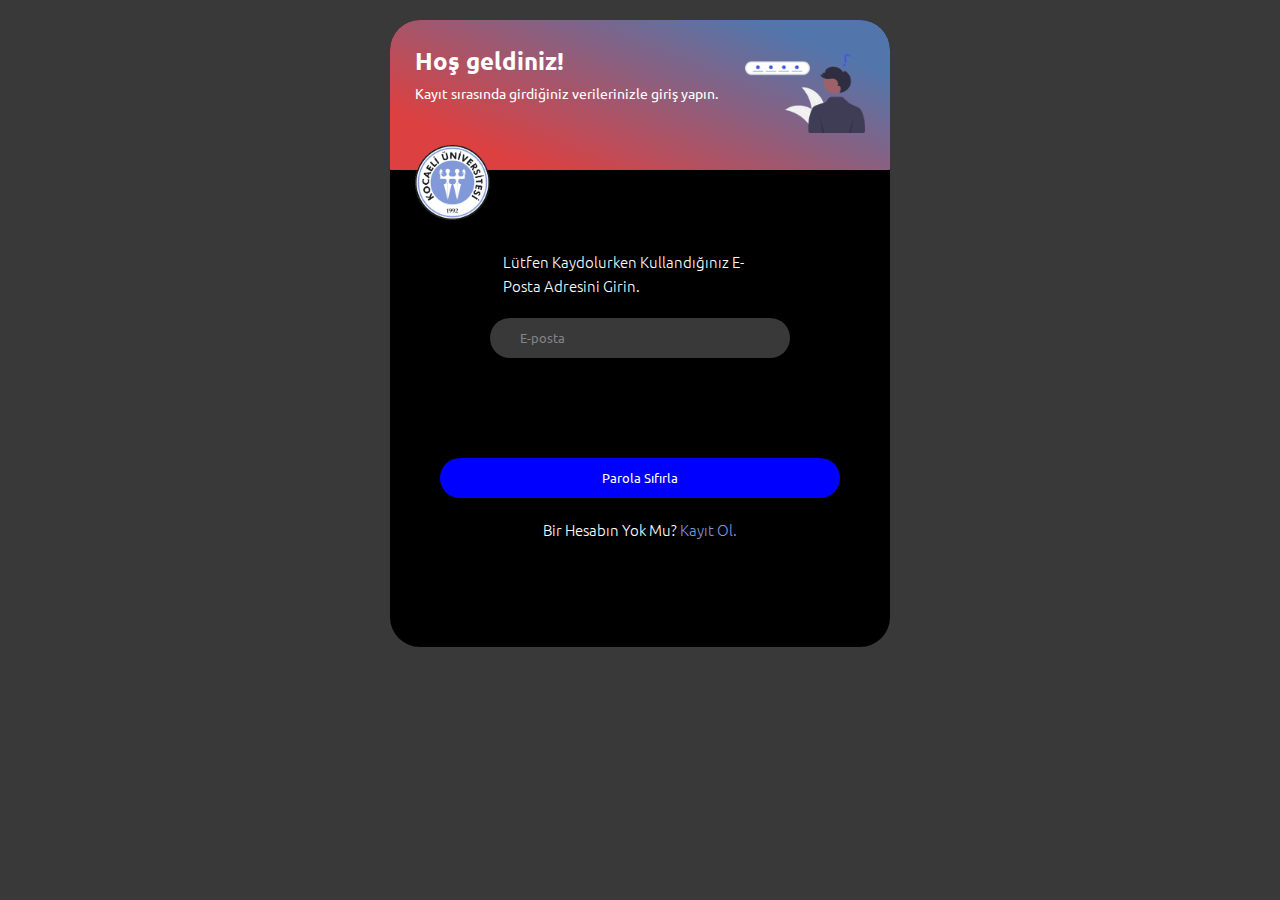
<file: Parola.html>
<!DOCTYPE html>
<html lang="en">

<head>
    <meta charset="UTF-8">
    <meta http-equiv="X-UA-Compatible" content="IE=edge">
    <meta name="viewport" content="width=device-width, initial-scale=1.0">

    <!-- Fonts -->
    <link rel="preconnect" href="https://fonts.googleapis.com">
    <link rel="preconnect" href="https://fonts.gstatic.com" crossorigin>
    <link href="https://fonts.googleapis.com/css2?family=Ubuntu:wght@300;400;500;700&display=swap" rel="stylesheet">
    <link rel="stylesheet" href="https://use.fontawesome.com/releases/v5.15.4/css/all.css"
        integrity="sha384-DyZ88mC6Up2uqS4h/KRgHuoeGwBcD4Ng9SiP4dIRy0EXTlnuz47vAwmeGwVChigm" crossorigin="anonymous">

    <!-- Styles -->
    <link rel="stylesheet" href="./css/style.css">

    <title>Parola Sıfırlama</title>
</head>

<body>


    <div class="form-template">



        <div class="hosgeldin" style=" background: linear-gradient(202deg, #5276AC 15.44%, #DC4040 83.02%);">

            <div class="hosgeldin-title">
                <h2 class="auth-title">Hoş
                    geldiniz!</h2>
                <p class="auth-subtitle">
                    Kayıt sırasında girdiğiniz
                    verilerinizle giriş yapın.</p>
            </div>

            <div class="hosgeldin-icon">
                <img src="./images/parola.png" alt="">
            </div>

            <div class="hosgeldin-logo">
                <img src="./images/logo-blue.png" alt="">
            </div>

        </div>


        <form action="" method="" class="form">

            <p>Lütfen kaydolurken kullandığınız e-posta adresini girin.</p>

            <div class="form-inputs">

                <div class="form-input">

                    <label for="em"></label>
                    <i class="far fa-envelope input-icon"></i>
                    <!-- <img class="input-icon" src="./images/Icons/search.png" alt=""> -->
                    <input type="email" class="input" placeholder="E-posta" name="email" id="em">

                </div>

            </div>



            <button name="girisyap" class="btn-blue btn">Parola Sıfırla</button>


            <p class="hesapsoru">Bir hesabın yok mu? <a href="kayitOl.html" class="hesapsoru-link">Kayıt
                    ol.</a>
            </p>



        </form>



    </div>

</body>

</html>
</file>
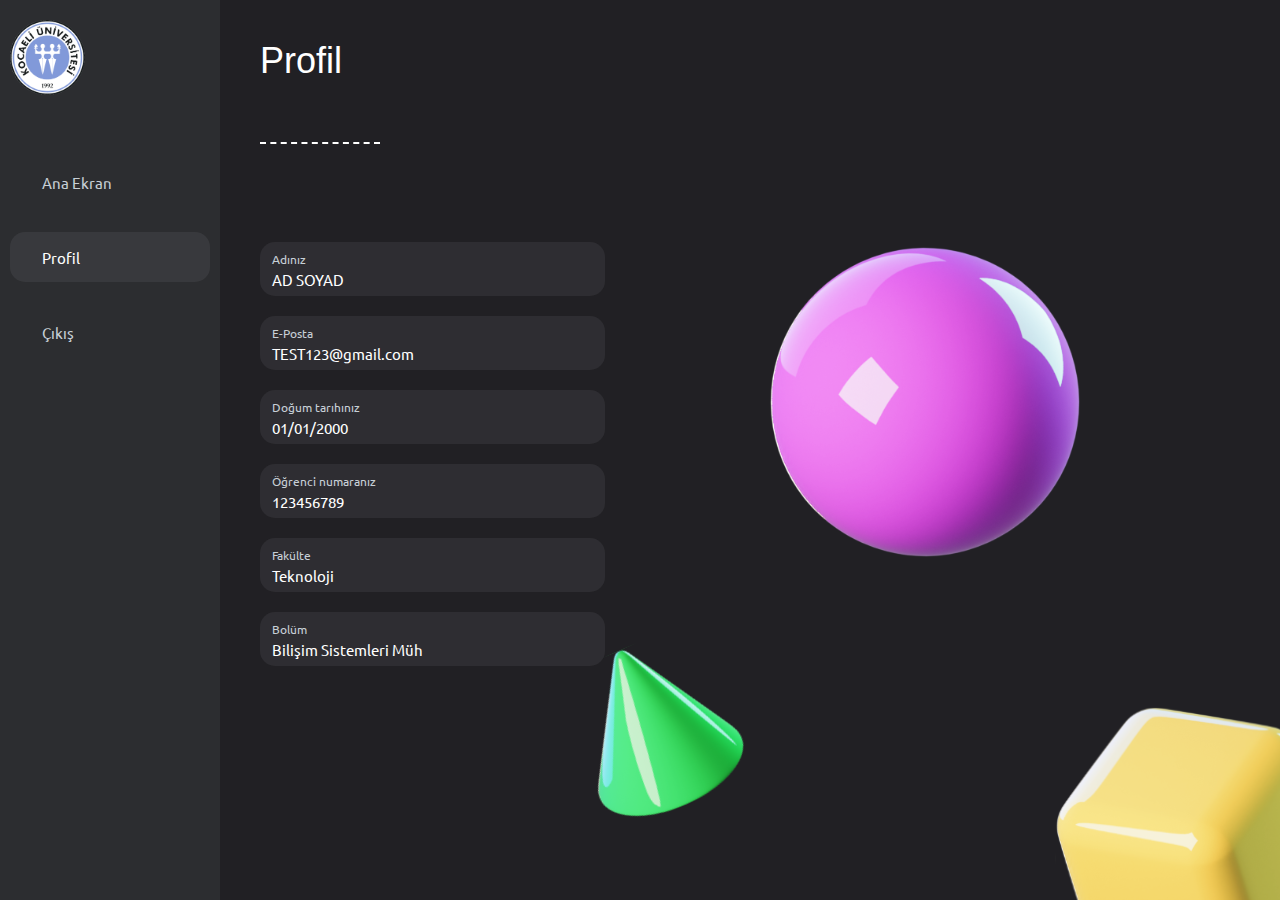
<file: profil.html>
<!DOCTYPE html>
<html lang="en">

<head>
    <meta charset="UTF-8">
    <meta http-equiv="X-UA-Compatible" content="IE=edge">
    <meta name="viewport" content="width=device-width, initial-scale=1.0">
    <title>Ana Sayfa</title>
    <!-- Fonts -->
    <link rel="preconnect" href="https://fonts.googleapis.com">
    <link rel="preconnect" href="https://fonts.gstatic.com" crossorigin>
    <link href="https://fonts.googleapis.com/css2?family=Ubuntu:wght@300;400;500;700&display=swap" rel="stylesheet">
    <link rel="stylesheet" href="https://use.fontawesome.com/releases/v5.15.4/css/all.css"
        integrity="sha384-DyZ88mC6Up2uqS4h/KRgHuoeGwBcD4Ng9SiP4dIRy0EXTlnuz47vAwmeGwVChigm" crossorigin="anonymous">

    <!-- Styles -->
    <link rel="stylesheet" href="https://www.w3schools.com/w3css/4/w3.css">
    <link rel="stylesheet" href="./css/style.css">
</head>

<body>

    <Header>

    </Header>

    <main>
        <aside class="sidebar">
            <div class="sidebar-logo">
                <img src="./images/logo-blue.png" alt="">
            </div>

            <div class="menu">

                <a href="./anasayfa.html" class="menu-item ">
                    <i class="fa fa-bars"></i>
                    <span>Ana Ekran</span>
                </a>

                <a href="#" class="menu-item active">
                    <i class="fa fa-book-open"></i>
                    <span>Profil</span>
                </a>

                <a href="./index.html" class="menu-item">
                    <i class="fa fa-door-open"></i>
                    <span>Çıkış</span>
                </a>

                </dic>

        </aside>

        <article class="profilEkran">

            <div class="section-title">
                <h1 class="section-title-text">Profil</h1>
            </div>

            <span class="section-line"></span>

            <div class="profil-details">

                <div class="profil-data">
                    <div class="data-icon"><i class="fa fa-id-card-alt"></i></div>
                    <div class="data-info">
                        <span>Adınız</span>
                        <p>AD SOYAD</p>
                    </div>
                </div>

                <div class="profil-data">
                    <div class="data-icon"><i class="far fa-envelope"></i></div>
                    <div class="data-info">
                        <span>E-Posta</span>
                        <p>TEST123@gmail.com</p>
                    </div>
                </div>

                <div class="profil-data">
                    <div class="data-icon"><i class="far fa-calendar-alt"></i></div>
                    <div class="data-info">
                        <span>Doğum tarıhınız</span>
                        <p>01/01/2000</p>
                    </div>
                </div>

                <div class="profil-data">
                    <div class="data-icon"><i class="fa fa-sort-numeric-up-alt"></i></div>
                    <div class="data-info">
                        <span>Öğrenci numaranız</span>
                        <p>123456789</p>
                    </div>
                </div>

                <div class="profil-data">
                    <div class="data-icon"><i class="fa fa-university"></i></div>
                    <div class="data-info">
                        <span>Fakülte</span>
                        <p>Teknoloji</p>
                    </div>
                </div>

                <div class="profil-data">
                    <div class="data-icon"><i class="fa fa-graduation-cap"></i></div>
                    <div class="data-info">
                        <span>Bolüm</span>
                        <p>Bilişim Sistemleri Müh </p>
                    </div>
                </div>
            </div>



            <img class="svg-s s2" src="./images/cone.svg" alt="image">
            <img class="svg-m m2" src="./images/cube.svg" alt="image">
            <img class="svg-l l2" src="./images/sphere.svg" alt="image">


        </article>

    </main>



</body>

</html>
</file>
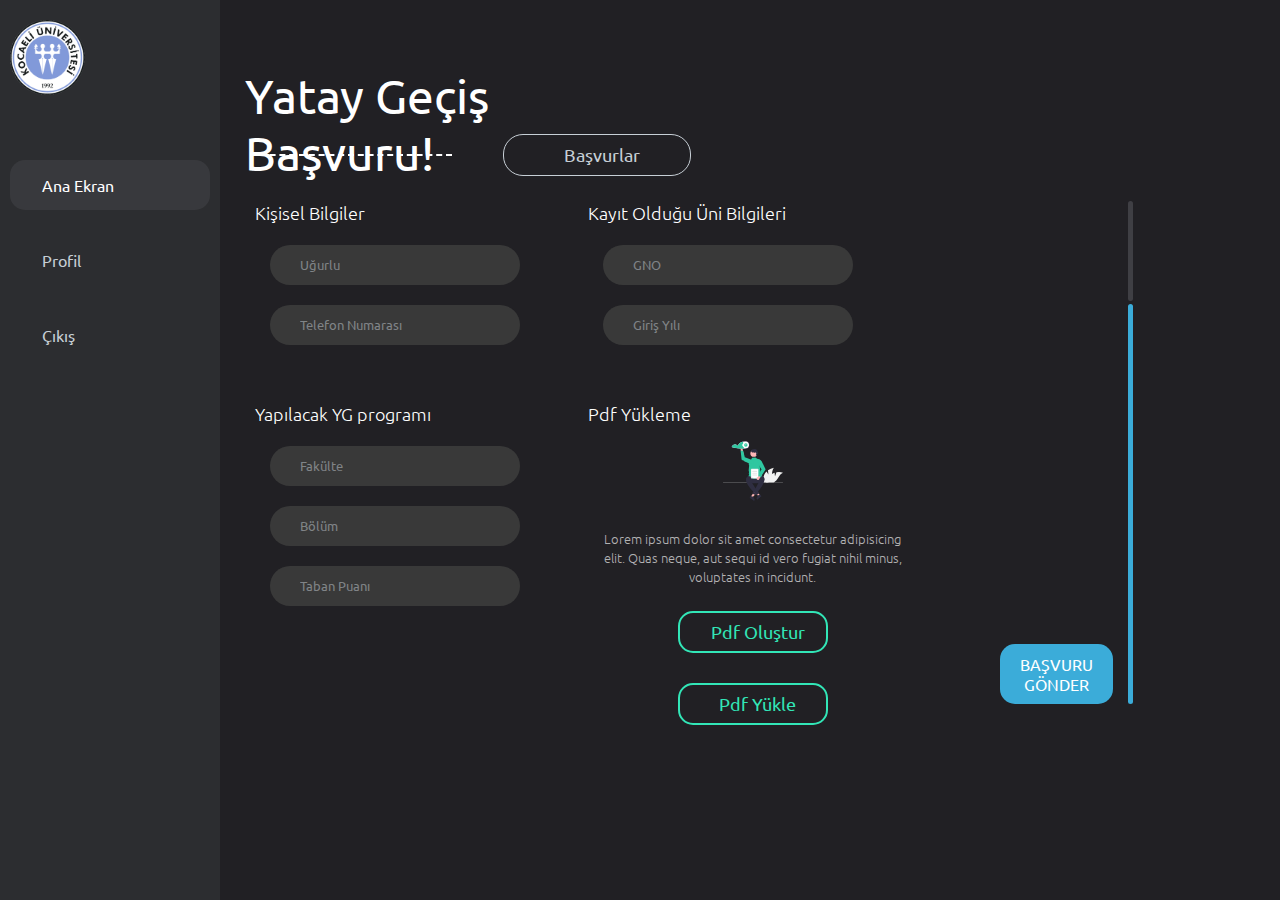
<file: yatay.html>
<!DOCTYPE html>
<html lang="en">

<head>
    <meta charset="UTF-8">
    <meta http-equiv="X-UA-Compatible" content="IE=edge">
    <meta name="viewport" content="width=device-width, initial-scale=1.0">
    <title>Ana Sayfa</title>
    <!-- Fonts -->
    <link rel="preconnect" href="https://fonts.googleapis.com">
    <link rel="preconnect" href="https://fonts.gstatic.com" crossorigin>
    <link href="https://fonts.googleapis.com/css2?family=Ubuntu:wght@300;400;500;700&display=swap" rel="stylesheet">
    <link rel="stylesheet" href="https://use.fontawesome.com/releases/v5.15.4/css/all.css"
        integrity="sha384-DyZ88mC6Up2uqS4h/KRgHuoeGwBcD4Ng9SiP4dIRy0EXTlnuz47vAwmeGwVChigm" crossorigin="anonymous">

    <!-- Styles -->
    <link rel="stylesheet" href="./css/style.css">
</head>

<body>

    <Header>

    </Header>

    <main>
        <aside class="sidebar">
            <div class="sidebar-logo">
                <img src="./images/logo-blue.png" alt="">
            </div>

            <div class="menu">

                <a href="./anasayfa.html" class="menu-item active">
                    <i class="fa fa-bars"></i>
                    <span>Ana Ekran</span>
                </a>

                <a href="./profil.html" class="menu-item">
                    <i class="fa fa-book-open"></i>
                    <span>Profil</span>
                </a>

                <a href="./index.html" class="menu-item">
                    <i class="fa fa-door-open"></i>
                    <span>Çıkış</span>
                </a>

                </dic>

        </aside>

        <article class="basEkran dgs">

            <div class="section-title bas-title">
                <h1 class="section-title-text">Yatay Geçiş Başvuru!</h1>
            </div>

            <span class="section-line bas-line"></span>

            <a href="./anasayfa.html" class="btn-outline btn-baş">
                <i class="fas fa-sign-in-alt btn-icon"></i>
                Başvurlar
            </a>

            <form action="" class="bas-form">
                <div class="form-temp1 form-temp">
                    <i class="form-icon fa fa-folder-open"></i>
                    <h3 class="form-title">Kişisel Bilgiler</h3>

                    <div class="form-temp-inputs">

                        <div class="form-input">

                            <label for="em"></label>
                            <i class="fa fa-globe input-icon"></i>
                            <input type="text" class="input bas-input" placeholder="Uğurlu" name="email" id="em">

                        </div>

                        <div class="form-input">

                            <label for="em"></label>
                            <i class="fa fa-mobile-alt input-icon"></i>
                            <input type="number" class="input bas-input" placeholder="Telefon Numarası" name="email"
                                id="em">

                        </div>

                    </div>
                </div>


                <div class="form-temp2 form-temp">
                    <i class="form-icon fa fa-folder-open"></i>
                    <h3 class="form-title">Yapılacak YG programı</h3>

                    <div class="form-temp-inputs">

                        <div class="form-input">

                            <label for="em"></label>
                            <i class="fa fa-university input-icon"></i>
                            <input type="text" class="input bas-input" placeholder="Fakülte" name="email" id="em">

                        </div>

                        <div class="form-input">

                            <label for="em"></label>
                            <i class="fa fa-search input-icon"></i>
                            <input type="text" class="input bas-input" placeholder="Bölüm" name="email" id="em">

                        </div>

                        <div class="form-input">

                            <label for="em"></label>
                            <i class="far fa-sticky-note input-icon"></i>
                            <input type="number" class="input bas-input" placeholder="Taban Puanı" name="email" id="em">

                        </div>



                    </div>
                </div>

                <div class="form-temp3 form-temp">
                    <i class="form-icon fa fa-folder-open"></i>
                    <h3 class="form-title">Kayıt Olduğu Üni Bilgileri</h3>

                    <div class="form-temp-inputs">

                        <div class="form-input">

                            <label for="em"></label>
                            <i class="far fa-sticky-note input-icon"></i>
                            <input type="text" class="input bas-input" placeholder="GNO" name="email" id="em">

                        </div>

                        <div class="form-input">

                            <label for="em"></label>
                            <i class="fa fa-calendar-alt input-icon"></i>
                            <input type="text" class="input bas-input" placeholder="Giriş Yılı" name="email" id="em">

                        </div>


                    </div>
                </div>

                <div class="form-upload form-temp">

                    <i class="form-icon fa fa-folder-open"></i>
                    <h3 class="form-title">Pdf Yükleme</h3>

                    <div class="upload-details">
                        <img class="upload-image" src="./images/upload.svg" alt="">
                        <p>Lorem ipsum dolor sit amet consectetur adipisicing elit. Quas neque, aut sequi id vero fugiat
                            nihil
                            minus, voluptates in incidunt.
                        </p>
                        <button type="" class="btn-outline btn-upload"><i class="fa fa-plus"></i> Pdf Oluştur</button>
                        <button type="" class="btn-outline btn-upload"><i class="fa fa-upload"></i> Pdf Yükle</button>
                    </div>
                </div>

                <div class="bas-submit">
                    <button type="submit" class="btn-submit bg-blue">Başvuru Gönder</button>
                </div>

                <div class="bas-indicators">
                    <div href="#" class="long-line1"></div>
                    <div href="#" class="long-line2 bg-blue"></div>
                </div>

            </form>

        </article>

    </main>



</body>

</html>
</file>
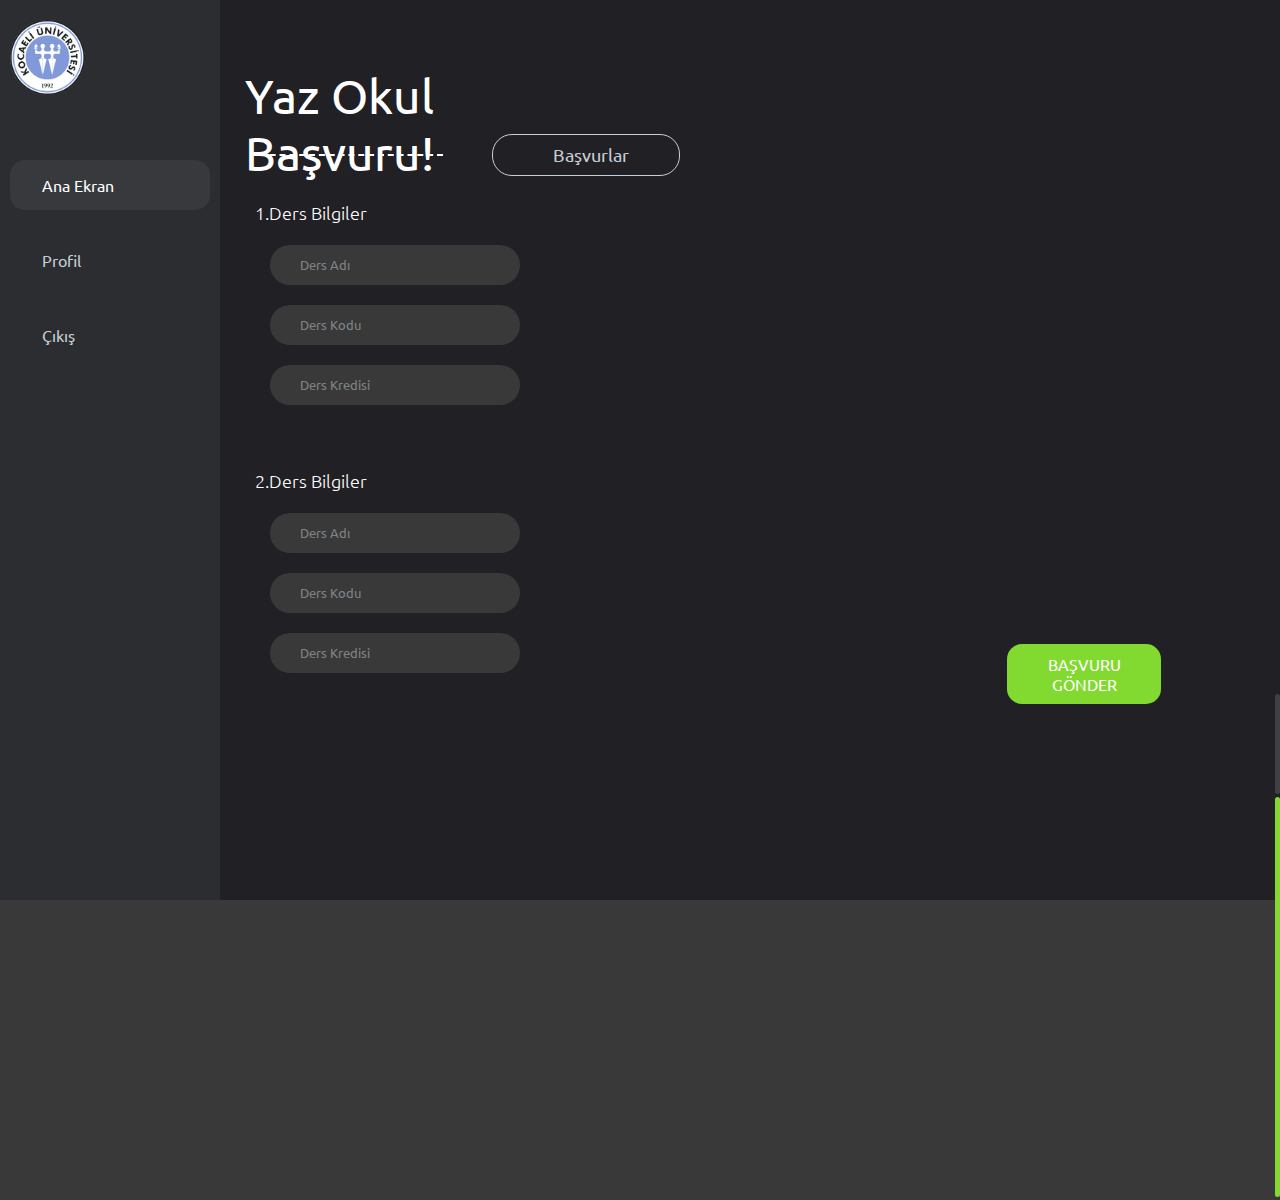
<file: yaz-okul.html>
<!DOCTYPE html>
<html lang="en">

<head>
    <meta charset="UTF-8">
    <meta http-equiv="X-UA-Compatible" content="IE=edge">
    <meta name="viewport" content="width=device-width, initial-scale=1.0">
    <title>Yaz Okul</title>
    <!-- Fonts -->
    <link rel="preconnect" href="https://fonts.googleapis.com">
    <link rel="preconnect" href="https://fonts.gstatic.com" crossorigin>
    <link href="https://fonts.googleapis.com/css2?family=Ubuntu:wght@300;400;500;700&display=swap" rel="stylesheet">
    <link rel="stylesheet" href="https://use.fontawesome.com/releases/v5.15.4/css/all.css"
        integrity="sha384-DyZ88mC6Up2uqS4h/KRgHuoeGwBcD4Ng9SiP4dIRy0EXTlnuz47vAwmeGwVChigm" crossorigin="anonymous">

    <!-- Styles -->
    <link rel="stylesheet" href="./css/style.css">
</head>

<body>

    <Header>

    </Header>

    <main>
        <aside class="sidebar">
            <div class="sidebar-logo">
                <img src="./images/logo-blue.png" alt="">
            </div>

            <div class="menu">

                <a href="./anasayfa.html" class="menu-item active">
                    <i class="fa fa-bars"></i>
                    <span>Ana Ekran</span>
                </a>

                <a href="./profil.html" class="menu-item">
                    <i class="fa fa-book-open"></i>
                    <span>Profil</span>
                </a>

                <a href="./index.html" class="menu-item">
                    <i class="fa fa-door-open"></i>
                    <span>Çıkış</span>
                </a>

                </dic>

        </aside>

        <article class="basEkran yaz">

            <div class="section-title bas-title">
                <h1 class="section-title-text">Yaz Okul Başvuru!</h1>
            </div>

            <span class="section-line bas-line"></span>

            <a href="./anasayfa.html" class="btn-outline btn-baş">
                <i class="fas fa-sign-in-alt btn-icon"></i>
                Başvurlar
            </a>

            <form action="" class="bas-form">


                <div class="form-temp1 form-temp">
                    <i class="form-icon fa fa-folder-open"></i>
                    <h3 class="form-title">1.Ders Bilgiler</h3>

                    <div class="form-temp-inputs">

                        <div class="form-input">

                            <label for="em"></label>
                            <i class="fa fa-align-left input-icon"></i>
                            <input type="text" class="input bas-input" placeholder="Ders Adı" name="email" id="em">

                        </div>

                        <div class="form-input">

                            <label for="em"></label>
                            <i class="fa fa-code input-icon"></i>
                            <input type="text" class="input bas-input" placeholder="Ders Kodu" name="email" id="em">

                        </div>

                        <div class="form-input">

                            <label for="em"></label>
                            <i class="far fa-sticky-note input-icon"></i>
                            <input type="text" class="input bas-input" placeholder="Ders Kredisi" name="email" id="em">

                        </div>

                    </div>
                </div>


                <div class="form-temp2 form-temp">
                    <i class="form-icon fa fa-folder-open"></i>
                    <h3 class="form-title">2.Ders Bilgiler</h3>

                    <div class="form-temp-inputs">

                        <div class="form-input">

                            <label for="em"></label>
                            <i class="fa fa-align-left input-icon"></i>
                            <input type="text" class="input bas-input" placeholder="Ders Adı" name="email" id="em">

                        </div>

                        <div class="form-input">

                            <label for="em"></label>
                            <i class="fa fa-code input-icon"></i>
                            <input type="text" class="input bas-input" placeholder="Ders Kodu" name="email" id="em">

                        </div>

                        <div class="form-input">

                            <label for="em"></label>
                            <i class="far fa-sticky-note input-icon"></i>
                            <input type="text" class="input bas-input" placeholder="Ders Kredisi" name="email" id="em">

                        </div>



                    </div>
                </div>


               

                <div class="bas-submit">
                    <button type="submit" class="btn-submit bg-green">Başvuru
                        Gönder</button>
                </div>


            </form>

            <div class="bas-indicators">
                <div href="#" class="long-line1"></div>
                <div href="#" class="long-line2 bg-green"></div>
            </div>


        </article>

    </main>



</body>

</html>
</file>
<file: css/style.css>
* {
  box-sizing: border-box;
  padding: 0;
  margin: 0;
}

:root {

  /* Main Colors */
  --black: #212024;
  --lightBlack: #393939;
  --almostBlack: #2C2D30;
  --gray: #C7CFD6;
  --lightGray: #E5E5E5;
  --white: white;

  /* Transparent */

  --gray-18: rgba(199, 207, 214, 0.18);
  --gray-50: rgba(199, 207, 214, 0.5);
  --gray-8: rgba(199, 207, 214, 0.08);

  /* Gradient */
  --blue-grad: linear-gradient(225deg, #9379FF 0%, #5EC9FF 100%);
  --green-grad: linear-gradient(181.04deg, #53CF8A 0.89%, #32B0E6 140.51%);

  /* Theme Colors */

  --blue: #3BACD9;
  --red: #D9506B;
  --orange: #D98425;
  --green: #82D930;
  --purple: #9379FF;
  --seledyn: #32E6B7;
  --pink: #CA50D9;
  --yellow: #D9CF25;
}

body {
  background-color: var(--lightBlack);
  font-family: 'Ubuntu', sans-serif;
  color: rgba(255, 255, 255, 0.658);
/* overflow-x:hidden; */
}

body,
i,
::placeholder,
button {
  font-family: 'Ubuntu', sans-serif;
}

i {
  font-size: 13px;
}

a {
  text-decoration: none;
}

ul {
  list-style-type: none;
}


/*******************Home Page ***************/

#home-body {
  background: linear-gradient(311.76deg, #D4E7FE -15.24%, #FFFFFF 78.85%);
}


.home {
  display: flex;
  justify-content: space-around;
  height: 100vh;
  width: 70%;
  margin: auto;
}

.home-details {
  display: flex;
  flex-direction: column;
  justify-content: center;
}

.home-details .small-title {
  background: rgba(33, 123, 244, 0.1);
  border-radius: 8px;
  width: 177px;
  height: 36px;
  text-align: center;
  margin: 15px 0;
}


.home-details .small-title span {
  color: #217BF4;
  font-size: 14px;
  line-height: 36px;
  font-weight: 500;

}

.home-details h1 {

  color: #0A093D;
  font-weight: 700;
  font-size: 55px;
  margin: 15px 0;
}

.home-details p {
  color: #656464;
  line-height: 28px;
  font-weight: 300;
  font-size: 18px;
  margin: 15px 0;
}

.home-details-buttons {
  display: flex;
}

.home-details .btn-home {
  /* width: 162px; */
  text-align: center;
  /* height: 62px; */
  border-radius: 14px;
  background-color: #217BF4;
  border: none;
  margin: 15px 10px 15px 0;
  transition: background 0.2s;
}

.home-details .btn-home a {
  display: block;
  color: white;
  padding: 20px 40px;
  width: 145px;
}

.home-details .btn-home:hover {
  background-color: transparent;
  border: 1px solid #217BF4;
}

.home-details .btn-home:hover a {
  color: #0A093D;
}

.home-details .btn-home-outline {
  /* width: 162px; */
  height: 62px;
  border-radius: 14px;
  background-color: transparent;
  border: 1px solid rgba(33, 123, 244, 0.1);
  margin: 15px 10px 15px 0;
  transition: background 0.2s;
}

.home-details .btn-home-outline a {
  color: #217BF4;
  padding: 20px 40px;
  width: 145px;
  display: block;
}

.home-details .btn-home-outline:hover {
  background-color: white;
  border: none;
}

.home-details .btn-home-outline:hover a {
  color: #0A093D;
}


.home-image {
  width: 500px;
  display: flex;
  align-items: center;
}

.home-image img {
  width: 100%;
}


@media screen and (max-width:972px) {
  .home-image {
    display: none;
  }
}



/************************ Giris Kayit Parola *****/



.form-template {
  background-color: #000;
  padding: 0 0 20px 0;
  border-radius: 30px;
  margin: 20px auto;
  width: 500px;
  display: grid;
  align-items: center;
  justify-items:center;
}

.hosgeldin {
  display: flex;
  justify-content: space-between;
  align-items: center;
  background-image: linear-gradient(30deg,
      #0ab2e5,
      #27eea0);
  box-shadow: 0 0 0 0 #db2c66;
  width: 100%;
  min-height: 150px;
  border-radius: 30px 30px 1px 1px;
  padding: 10px 25px;
  overflow: hidden;
}


.hosgeldin-title {
  color: white;
  margin-top: 15px;
  align-self: flex-start;
}

.hosgeldin-title p {
  font-size: 14px;
  margin-top: 7px;
}

.hosgeldin-icon {
  width: 120px;
}

.hosgeldin-icon img {
  width: 100%;
}

.hosgeldin-logo {
  width: 75px;
  height: 75px;
  position: absolute;
  top: 145px;
}

.hosgeldin-logo img {
  width: 100%;
}


.form {
  margin: 65px 0;
  padding-top: 15px;
  width: 100%;
  display: flex;
  flex-direction: column;
  align-items: center;
}

.form p {
  width: 55%;
  font-weight: 300;
  font-size: 15px;
  line-height: 24px;
  text-transform: capitalize;
  color: #FFFFFF;
}

.form-inputs {
  display:grid;
  margin-bottom: 100px;
  grid-template-columns: repeat(auto-fill, minmax(150px, 300px));
  justify-items: center;
  gap: 0 5px;
  width: 80%;
  justify-content: center;
}

.form-inputs-80.form-inputs{
  grid-template-columns: repeat(auto-fill, minmax(150px, 1fr));
}

.form-inputs-80 {
  width: 80%;
  margin-bottom: 50px;
}

.form-input {
  width:100%;
  position: relative;
}



.input {
  margin-top: 20px;
  width: 100%;
  height: 40px;
  border-radius: 30px;
  padding: 10px;
  background-color: #393939;
  border: none;
  color: #c7cfd6;
  position: relative;
  padding-left: 30px;
  /* background-image: url(./images/Icons/search.png); 
  background-repeat: no-repeat;
 background-position: 6px center;
 background-size: 18px; */
}

/* .input-50 {
  width: 49.60%;
} */

.input-icon {
  z-index: 1;
  position: absolute;
  top: 32px;
  left: 12px;
  color: #C7CFD6;
}

select {
  position: relative;
  appearance: none;
  cursor: pointer;
}

/* .form-select::after{
  content: "\f063";
  font-size:20px;
  position: absolute;
  top: 27px;
  right: 13px;
  pointer-events:none;
} */

.select-icon {
  position: absolute;
  top: 34px;
  right: 15px;
  pointer-events: none;
}

/* .input::before{
  content:"";
  width: 25px;
  height: 25px;

  position: absolute;
  top: 0;
  left: 0;
} */

::placeholder {
  color: #c7cfd680;
}

.btn-blue {
  width: 80%;
  height: 40px;
  text-align:center;
  line-height:40px;
  background-color: blue;
  outline: none;
  border: none;
  border-radius: 30px;
  color: white;
  transition: opacity 0.3s;
}
.btn-blue a{
  color:white;
  width: 80%;
}
.btn:hover {
  opacity: 0.85;
}

.form-content {
  /* width: 45%; */
  /* float: left; */
  margin: 15px 0;
  display: block;
}


.passowrd {
  font-size: 13px;
  color: #C7CFD6;
  text-align: start;
  margin: 15px 0px 0px 5px;
}

.passowrd i {
  margin-right: 5px;
}

#auth {
  width: 100%;
}

.hesapsoru {
  margin: 20px;
  text-align: center;
}

.hesapsoru-link {
  color: #8199D9;
  transition: opacity 0.3s;
}

.hesapsoru-link:hover {
  opacity: 0.85;
}


@media screen and (max-width:600px){
  .form-template{
    width: 90%;
  }

.form-inputs {
    width: 80%;

}

}

/***************  Side Bar *********************/

.sidebar {
  flex: 20%;
  max-width: 220px;
  background-color: #2C2D30;
  padding: 20px 10px;
}

.sidebar-logo {
  width: 75px;
}

.sidebar-logo img {
  width: 100%;
}

.menu {
  margin-top: 62px;
  display: grid;
  grid-template-columns: max-content;
  grid-auto-rows: auto;
  row-gap: 25px;
}

.menu-item {
  grid-column: 1;
  width: 200px;
  height: 50px;
  background: transparent;
  border-radius: 15px;
  padding: 15px 20px;
  color: #C7CFD6;
}

.menu-item i {
  margin-right: 12px;
}

.active {
  color: white;
  background: rgba(199, 207, 214, 0.08);
}


/******************** Ana Ekran *************************/


main {
  display: flex;
  height: 100vh;
}

.anaEkran {
  flex: 80%;
  overflow: hidden;
  padding-left: 40px;
  padding-top: 30px;
  display: grid;
  grid-template-columns: repeat(12, 1fr);
  grid-template-rows: repeat(10, 55px);
  grid-template-areas:
    'title title title title . . . . . . . .'
    'line line line baş baş gon gon gon . . . .  '
    '. . . . . . . . . . . . '
    'cr cr cr cr cr . . s s . . .'
    'cr cr cr cr cr . . . . . . .'
    'cr cr cr cr cr . . . l l l .'
    'cr cr cr cr cr . m . l l l .'
    '. . . . .      . m . l l l . '
    '. . . . . . . . . . . . ';
  align-items: center;
  column-gap: 15px;
  row-gap: 12px;
  padding-left: 30px;
  background-color: var(--black);
}

.section-title {
  grid-area: title;
  color: white;
  font-size: 24px;
  font-weight: 400;
}

.section-title h1 {
  font-weight: 400;
}

.section-line {
  grid-area: line;
  width: 300px;
  border-top: 2px dashed #FFFFFF;
}

.btn-success {
  background: var(--green-grad);
  border-radius: 20px;
  border: none;
  padding: 10px 40px;
  color: white;
  font-size: 18px;
  text-transform: uppercase;
  font-weight: 500;
  cursor: pointer;

}

.btn-outline {
  border: 1px solid #C7CFD6;
  border-radius: 20px;
  background-color: transparent;
  padding: 9px 50px;
  font-size: 18px;
  width: max-content;
  font-weight: normal;
  font-size: 18px;
  color: #C7CFD6;
  cursor: pointer;
}

.btn-baş {
  grid-area: baş;
}

.btn-gon {
  grid-area: gon;
}

@media screen and (max-width : 1500px) {
  .anaEkran {

    grid-template-areas:
      'title title title title . . . . .   '
      'line line line baş baş gon gon gon .     '
      '. . . . . . . . .  '
      'cr cr cr cr cr . . s s '
      'cr cr cr cr cr . . . . '
      'cr cr cr cr cr . l l l   '
      'cr cr cr cr cr m l l l '
      '. . . . .      m l l l   '
      '. . . . . . . . .  ';

  }

  .btn-baş {
    min-width: 180px;
    max-width: 200px;
    text-align: center;
  }


  .section-line {
    width: 85%;
  }

}


/****************** Card *********************/
.bas-cards,
.gon-cards {
  grid-area: cr;
  display: flex;
  flex-wrap: wrap;
  gap: 30px 40px;
  margin-top: 30px;

}

.gon-cards {
  margin-top: unset;
  margin-bottom: 100px;
}

.bas-card,
.gon-card {
  display: flex;
  width: 130px;
  height: 125px;
  padding: 12px 13px;
  background-color: var(--gray-18);
  border-radius: 15px;
}

.gon-card {
  height: 108px;
  padding: 12px 10px;
  flex-direction: column;
  justify-content: space-around;
}

.card-details {
  display: flex;
  flex-direction: column;
  flex-basis: auto;
  justify-content: space-between;
  align-items: start;
}

.gon-card .card-details {
  justify-content: start;
}

.gon-card .card-details .card-title {
  margin-bottom: 5px;
}

.card-title {
  font-size: 18px;
  font-weight: 400;
  color: white;
}

.card-details span {
  color: var(--gray);
}

.card-icon {
  padding: 12px;
  width: 45px;
  height: 45px;
  border-radius: 15px;
  border: none;
  color: white;
  background-color: var(--blue);
  font-size: 20px;
  text-align: center;
}

.gon-card .card-indicator {
  display: flex;
  justify-content: center;
}

.line1,
.line {
  display: block;
  width: 5px;
  height: 60%;
  background-color: var(--gray-8);
  border-radius: 30px;
  margin-bottom: 3px;
}

.gon-card .line {
  width: 100%;
  height: 5px;
  background-color: var(--green);
}

.gon-card .line1 {
  width: 65%;
  height: 5px;
  margin-right: 3px;
  background-color: var(--green);
}

.line2 {
  display: block;
  width: 5px;
  height: 30%;
  background-color: var(--blue);
  border-radius: 30px;
}

.gon-card .line2 {
  width: 30%;
  height: 5px;
  margin-right: 3px;
  background-color: var(--gray-18);
}

/* colors */
.card-2 i,
.card-2 .line2 {
  background-color: var(--orange);
}

.card-3 i,
.card-3 .line2 {
  background-color: var(--green);
}

.card-4 i,
.card-4 .line2 {
  background-color: var(--purple);
}

.card-5 i,
.card-5 .line2 {
  background-color: var(--pink);
}


.svg-s {
  grid-area: s;
  width: 100px;
  position: relative;
  right: 30px;

}

.svg-m {
  grid-area: m;

  width: 200px;
  position: relative;
  left: 20px;
  bottom: 10px;
}

.svg-l {
  grid-area: l;
  width: 198px;
  position: relative;
  right: 20px;
}


@media screen and (max-width : 1024px) {



  .anaEkran {
    display: grid;
    grid-template-columns: repeat(4, 1fr);
    grid-template-rows: repeat(4, 1fr);
    grid-template-areas:
      '. . . .'
      'title title title title'
      'line line line line '
      'baş baş baş baş '
      'gon gon gon gon '
      'cr cr cr cr '
      'cr cr cr cr '
      'cr cr cr cr'
      'cr cr cr cr '
      '. . . . '
      '. . . . ';

    justify-items: center;
    align-items: center;
    column-gap: 10px;
    row-gap: 12px;
    padding-left: 10px;
    background-color: var(--black);
    width: 85%;

  }

  .anaEkran img {
    display: none;
  }

  .section-line {
    width: 100px;
  }

  .sidebar {
    flex: 15%;
    height: 100vh;
    background-color: #2C2D30;
    padding: 20px 5px;
  }

  .sidebar span {
    display: none;
  }

  .sidebar-logo {
    width: 45px;
    margin: auto;
  }


  .menu {
    margin-top: 80px;
    display: grid;
    grid-template-columns: max-content;
    grid-auto-rows: auto;
    row-gap: 25px;
    justify-content: center;

  }

  .menu-item {
    grid-column: 1;
    width: 44px;
    height: 43px;
    background: transparent;
    border-radius: 15px;
    padding: 12px 7px;
    color: #C7CFD6;
    text-align: center;
  }

  .menu-item i {
    margin-right: 0px;
  }

  .active {
    color: white;
    background: rgba(199, 207, 214, 0.08);
  }


  .bas-cards,
  .gon-cards {
    grid-area: cr;
    display: flex;
    justify-content: center;
    flex-wrap: wrap;
    gap: 30px 20px;
    margin-top: 30px;
    width: 80%;
  }

  .btn-outline {
    border: 0px solid #C7CFD6;
    padding: 6px 10px;
    font-size: 14px;

  }
}

/****************************** Profil ******************************/

.profilEkran {
  flex: 80%;
  overflow: hidden;
  padding-left: 40px;
  padding-top: 24px;
  background-color: var(--black);
  position: relative;

  display: grid;
  grid-template-columns: repeat(12, 1fr);
  grid-auto-rows: auto;
  grid-template-areas:
    'title title title title . . . . . . . .'
    'line line line baş baş gon gon gon . . . . '
    '. . . . . . . . . . . . '
    'd d d d . . . . . l l .'
    'd d d d . . . . . l l .'
    'd d d d . . s s . . m m'
    'd d d d . . s s . . m m';


  justify-items: start;
  align-items: start;
  column-gap: 15px;
  row-gap: 12px;
}


.profil-details {
  grid-area: d;
  justify-self: start;
  display: flex;
  flex-direction: column;
}

.profil-data {
  width: 345px;
  min-height: 54px;
  background-color: var(--gray-8);
  display: flex;
  align-items: center;
  border-radius: 15px;
  margin: 10px 0;
}

.data-icon i {
  width: 54px;
  height: 54px;
  background-color: var(--gray-8);
  border-radius: 15px;
  margin-right: 12px;
  font-size: 16px;
  text-align: center;
  line-height: 54px;
  color: white;
}


.data-info {}

.data-info span {
  font-size: 12px;
  color: var(--gray);
}

.data-info p {
  color: white;
}

.s2 {
  width: 14rem;
  right: 25px;
  /* align-self: end; */
}

.m2 {
  left: 42.5px;
  top: 1px;
  align-self: end;
  width: 225px;
}

.l2 {
  width: 310px;
  right: 80px;
  top: 15px;
}

@media screen and (max-width : 1024px) {

  .profilEkran {

    padding: 10px;
    background-color: var(--black);
    position: relative;
    display: grid;
    grid-template-columns: repeat(4, 1fr);
    grid-auto-rows: max-content;
    grid-template-areas:
      '. title title .'
      '. line line .'
      'd d d d '
      'd d d d '
      'd d d d '
      'd d d d '
      '. . . . ';


    justify-items: center;
    align-items: center;
    column-gap: 15px;
    row-gap: 25px;
    flex: 85%;
    justify-items: center;
    align-items: start;

  }

  .profilEkran img {
    display: none;
  }

  .profil-details {
    width: 100%;
    grid-area: d;
    align-items: center;
    justify-content: center;
    justify-self: center;
  }

  .profil-data {
    width: 85%;
  }



}

@media screen and (max-width : 480px) {
  .data-info {
    text-align: center;
    margin: auto;
    padding: 12px 5px;
  }

  .data-icon {
    display: none;
  }


}

/******************** DGS *****************/

.basEkran {
  background-color: var(--black);
  position: relative;
  display: grid;
  grid-template-columns: repeat(12, 1fr);
  grid-template-rows: repeat(10, 55px);
  /* grid-auto-rows: auto; */
  grid-template-areas:
    '. . . . . . . . . . . .'
    'title title title title . . . . . . . .'
    'line line line baş baş gon gon gon . . . .  '

    'f f f f f f f f f f f f'
    'f f f f f f f f f f f f'
    'f f f f f f f f f f f f'
    'f f f f f f f f f f f f'
    'f f f f f f f f f f f f '
    'f f f f f f f f f f f f'
    'f f f f f f f f f f f f'
    'f f f f f f f f f f f f';

  justify-items: start;
  align-items: start;
  column-gap: 15px;
  row-gap: 12px;
  padding-left: 30px;
}

.bas-title {
  margin-left: -5px;
}

.bas-line {
  margin-top: 20px;
}

.bas-form {
  grid-area: f;
  display: grid;
  grid-template-columns: repeat(12, 1fr);
  grid-template-rows: repeat(7, 55px);
  /* grid-auto-rows: auto; */
  justify-items: start;
  align-items: start;
  column-gap: 15px;
  row-gap: 12px;
}

.dgs .bas-form {
  grid-template-areas:

    'f1 f1 f1 . f3 f3 f3 f3 . . l '
    'f1 f1 f1 . f3 f3 f3 f3 . . l  '
    'f1 f1 f1 . f3 f3 f3 f3 . . l '
    /* '.  .  .  .  .  .  .  .  . . . l' */
    'f2 f2 f2 . fp fp fp fp . . l  '
    'f2 f2 f2 . fp fp fp fp . . l  '
    'f2 f2 f2 . fp fp fp fp . b l  '
    '.  .  .  .  .  .  .  . . b l ';
}


.btn-icon {
  font-size: 16px;
  margin-right: 10px;
  transform: rotateY(180deg);
}

.form-temp-inputs .form-input {
  margin-left: 20px;
}

.form-title {
  font-weight: 300;
  font-size: 18px;
}

.bas-input {
  width: 250px;
}

.form-temp {}

.form-temp>i {
  margin-right: 5px;
  font-size: 16px;
  color: white;
}

.form-temp h3 {
  display: inline-block;
  color: white;
}

.form-temp1 {
  grid-area: f1;
}

.form-temp2 {
  grid-area: f2;
}

.form-temp3 {
  grid-area: f3;
  /* padding-left: 50px; */
}

.form-upload {
  grid-area: fp;
  /* padding-left: 50px; */
  display: block;
}

.upload-details {
  padding-left: 20px;
  text-align: center;
}

.upload-details img {
  width: 60px;
  margin: 15px 0;
}

.upload-details p {
  width: 100%;
  margin: 10px 0;
  font-weight: 300;
  font-size: 13px;
}

.upload-details .btn-upload {
  margin: 15px 0px;
  padding: 8px 5px;
  border-radius: 15px;
  width: 150px;
  display: inline-block;
  border: 2px solid var(--seledyn);
  color: var(--seledyn);
}

.upload-details .btn-upload i {
  margin-right: 10px;
  font-size: 16px;
}

.bas-submit {
  grid-area: b;
  align-self: flex-end;
  position: relative;
  top: 46px;
}

.btn-submit {
  border-radius: 15px;
  border: none;
  padding: 10px 20px;
  color: white;
  font-size: 16px;
  text-transform: uppercase;
  font-weight: 400;
  cursor: pointer;
}

.bas-indicators {
  grid-area: l;
  justify-self: start;
}

.bas-indicators .long-line1 {
  width: 5px;
  height: 100px;
  background-color: var(--gray-18);
  border-radius: 30px;
  margin-bottom: 3px;
}

.bas-indicators .long-line2 {
  width: 5px;
  height: 400px;
  border-radius: 30px;
  margin-bottom: 3px;
}



.bg-green {
  background-color: var(--green);
}

.bg-orange {
  background-color: var(--orange);
}

.bg-blue {
  background-color: var(--blue);
}

.bg-pink {
  background-color: var(--pink);
}

.bg-purple {
  background-color: var(--purple);
}


/****************************** Yaz Okul **********************/

.yaz .bas-form {
  grid-template-areas:

    'f1 f1 f1 . fp fp fp fp . . . l'
    'f1 f1 f1 . fp fp fp fp . . . l '
    'f1 f1 f1 . fp fp fp fp . . . l'
    '.  .  .  .  .  .  .  .  . . . l'
    'f2 f2 f2 . . . . . . . . l '
    'f2 f2 f2 . . . . . . . . l'
    'f2 f2 f2 . . . . . . b b l';
  /* '.  .  .  .  .  .  .  .  . b b l'; */
}

/********** Ders In *************/

.dersin .bas-form {
  grid-template-areas:

    'f1 f1 f1 . f3 f3 f3 f3 . . . l'
    'f1 f1 f1 . f3 f3 f3 f3 . . . l '
    'f1 f1 f1 . f3 f3 f3 f3 . . . l'
    '. . .  .  .  .  .  . . . . l'
    'f2 f2 f2 . fp fp fp fp . . . l '
    'f2 f2 f2 . fp fp fp fp . . . l '
    'f2 f2 f2 . fp fp fp fp . b b l '
    '. . .  .  .  .  .  . . b b l';
  /* 'f2 f2 f2 .  .  .  .  . . b b l '; */

  grid-template-rows: repeat(7, 50px);
}

.dersin .bas-submit {
  top: unset;
}


@media screen and (max-width : 1024px) {



  .basEkran {
    background-color: var(--black);
    position: relative;
    display: grid;
    grid-template-columns: repeat(4, 1fr);
    grid-auto-rows: 55px;
    grid-template-areas:
      '. . . .'
      '. title title . '
      '. line line .  '
      '. baş baş . '
      'f f f f '
      'f f f f '
      'f f f f '
      'f f f f '
      'f f f f '
      'f f f f '
      'f f f f '
      'f f f f '
      'f f f f '
      'f f f f '
      'f f f f ';
  }


  .bas-form {
    grid-area: f;
    display: grid;
    grid-template-columns: repeat(3, 1fr);
    grid-auto-rows: 55px;
    justify-items: center;
    align-items: start;
    column-gap: 15px;
    row-gap: 12px;
  }

  .dgs .bas-form {
    grid-template-areas:

      'f1 f1 f1 '
      'f1 f1 f1  '
      'f1 f1 f1  '
      'f2 f2 f2 '
      'f2 f2 f2  '
      'f2 f2 f2  '
      'f3 f3 f3  '
      'f3 f3 f3  '
      'f3 f3 f3  '
      'fp fp fp  '
      'fp fp fp  '
      'fp fp fp  '
      'b b b  ';
  }

  .bas-indicators {
    display: none;
  }



}
</file>
